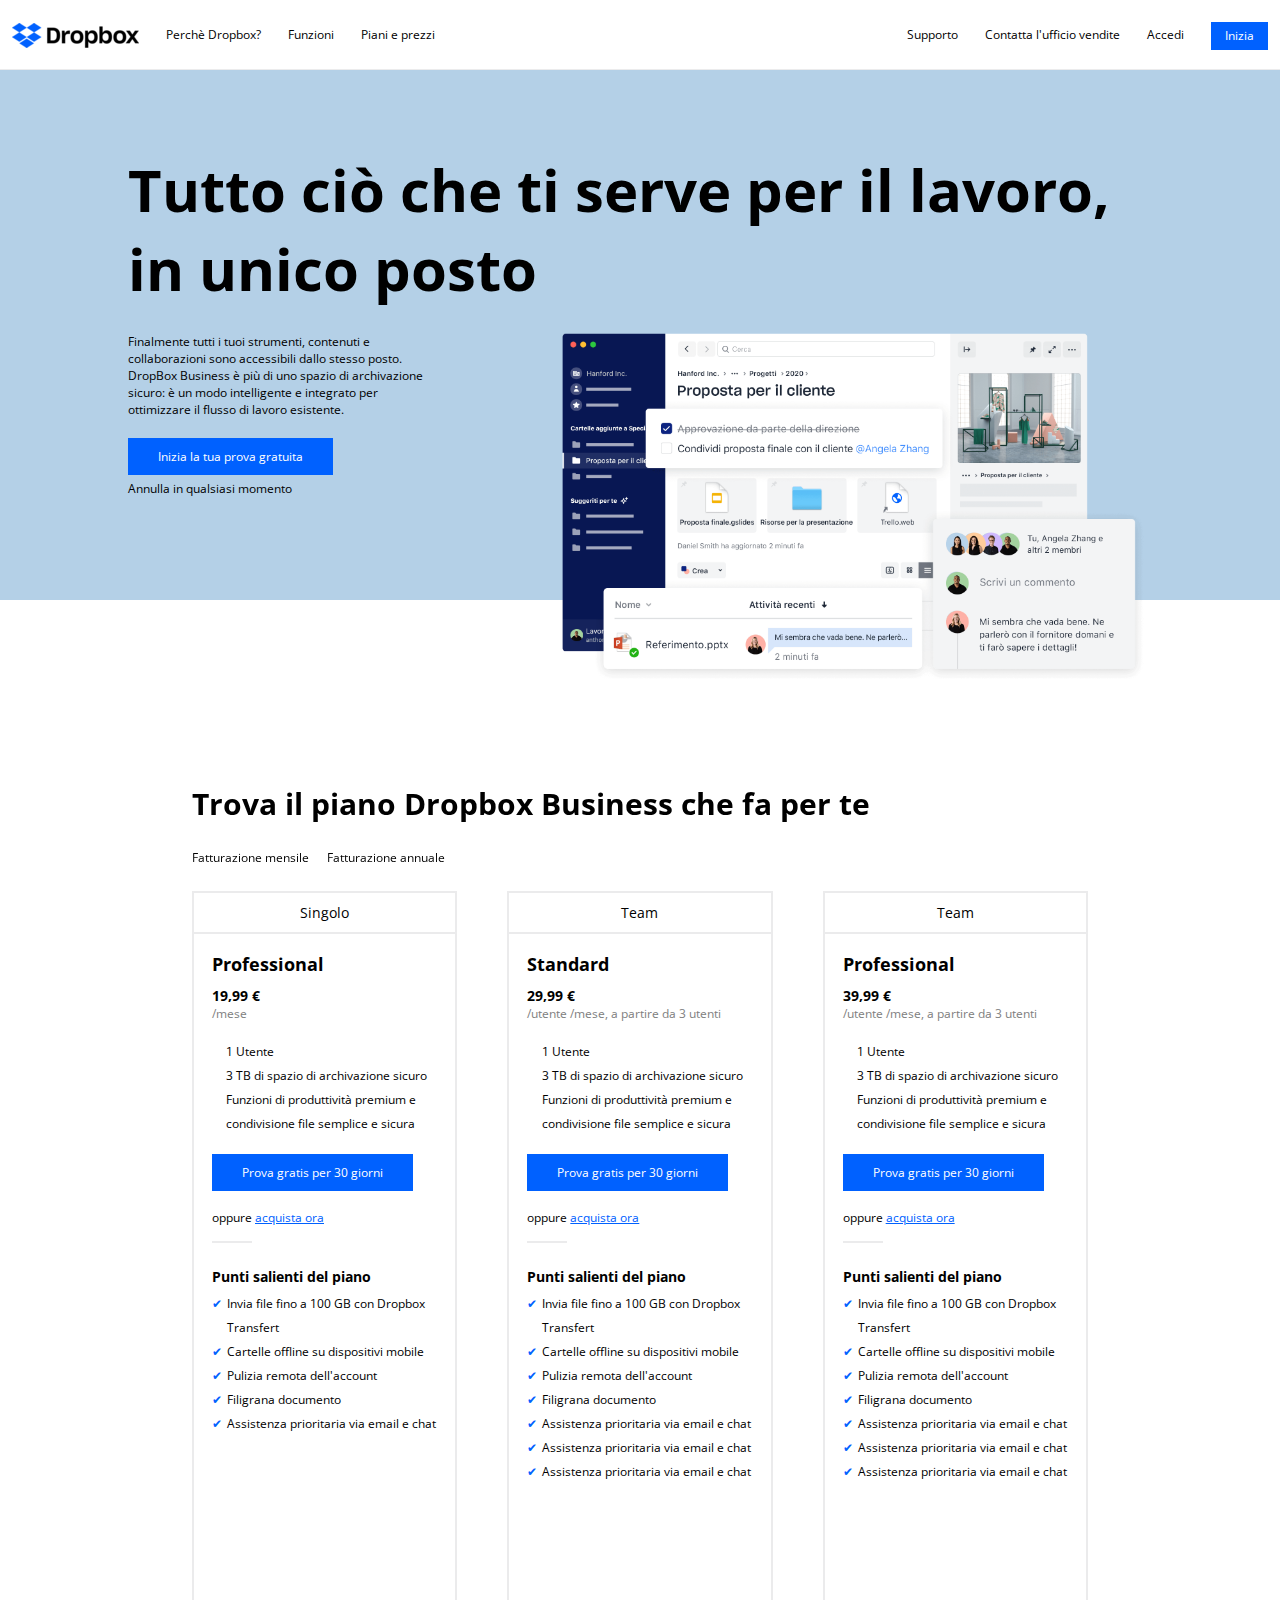
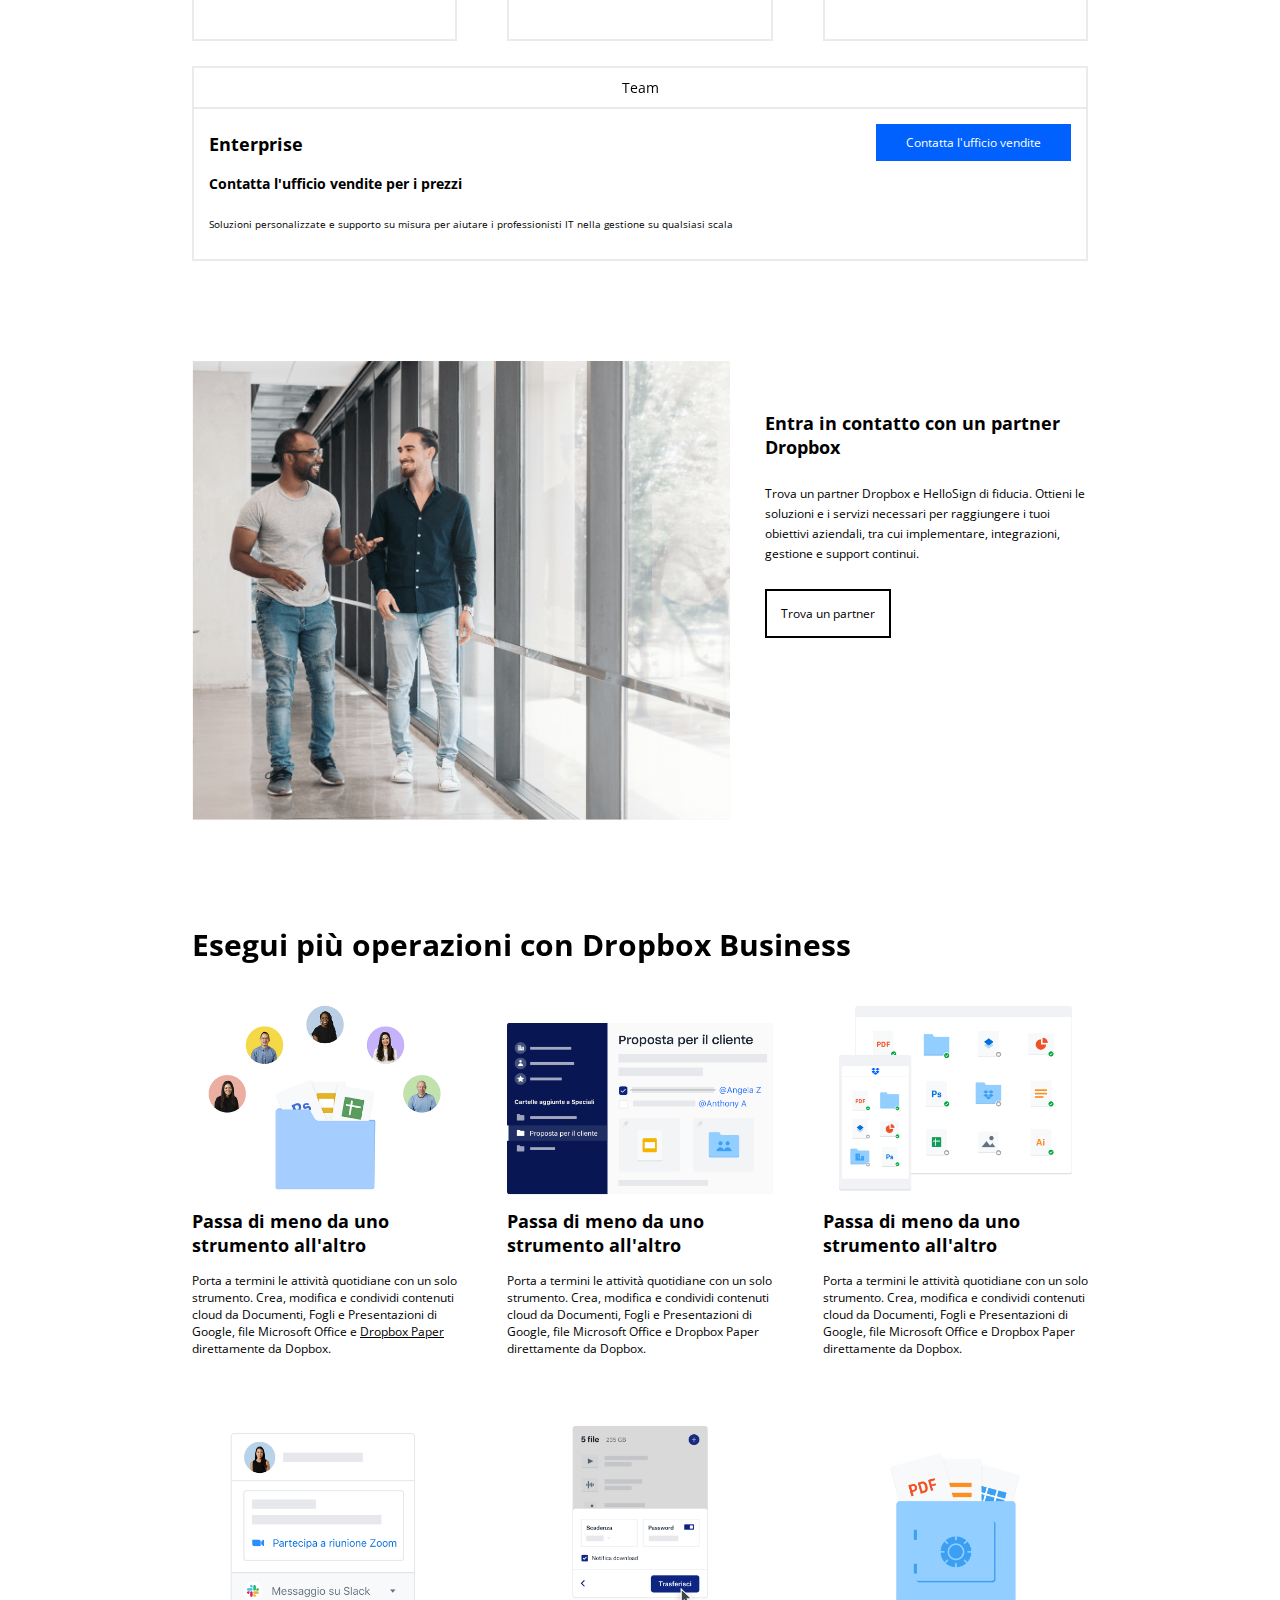
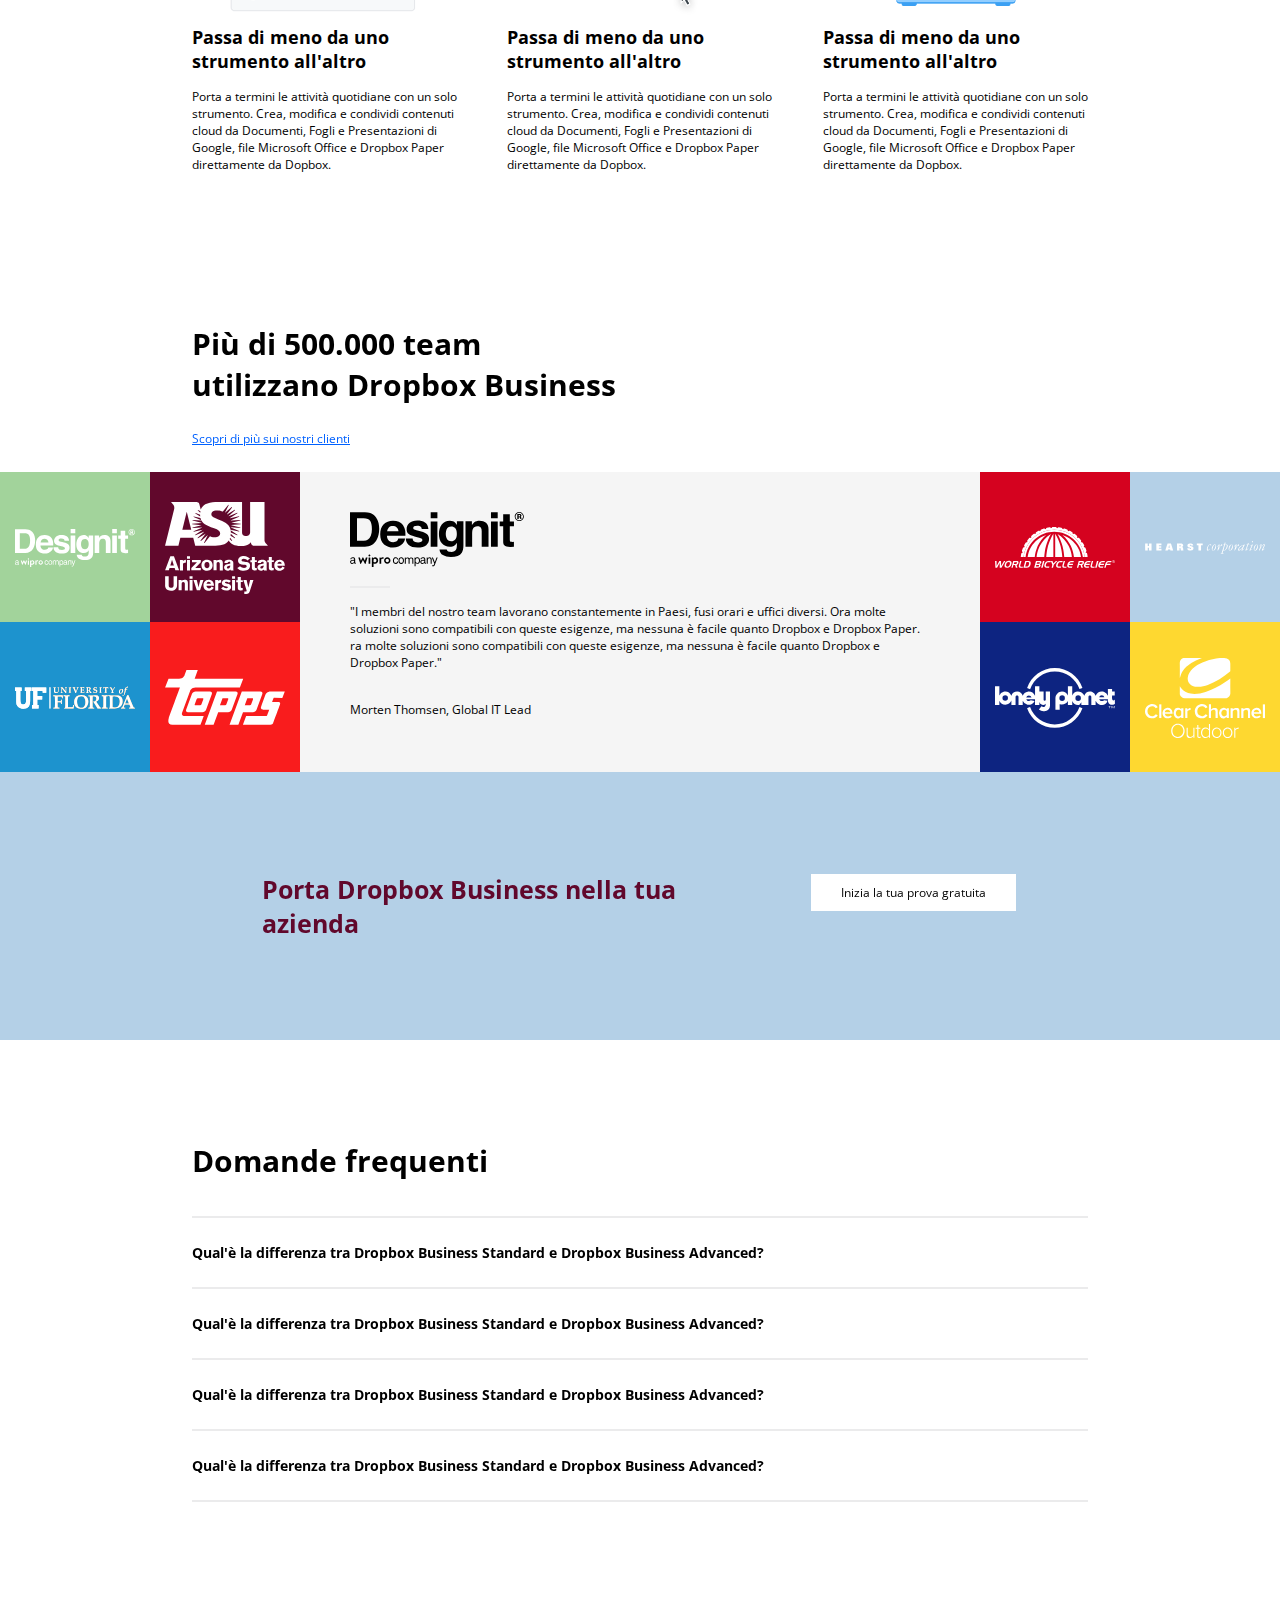
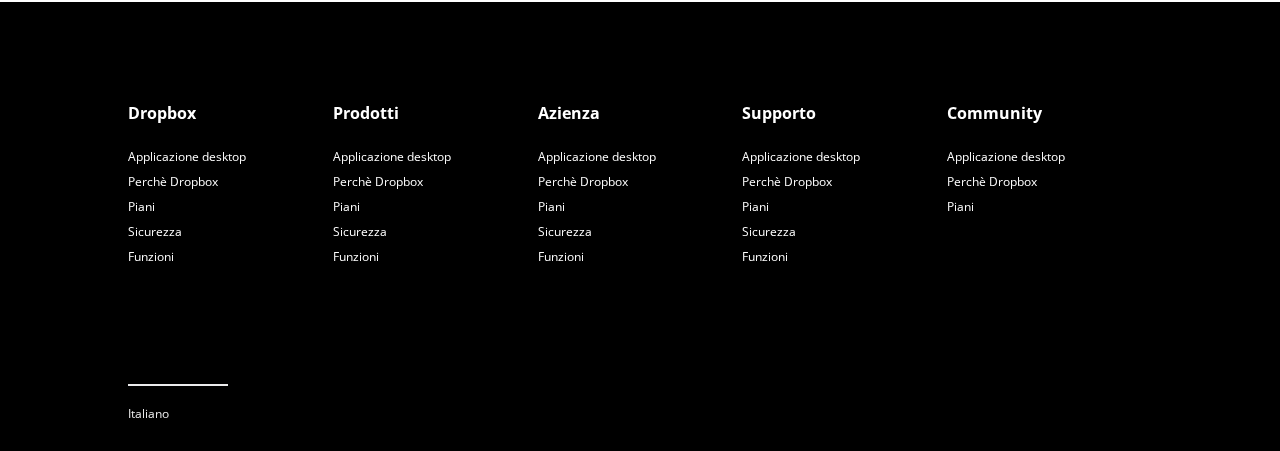
<file: index.html>
<!DOCTYPE html>
<html lang="en">
  <head>
    <meta charset="UTF-8" />
    <meta http-equiv="X-UA-Compatible" content="IE=edge" />
    <meta name="viewport" content="width=device-width, initial-scale=1.0" />
    <link rel="preconnect" href="https://fonts.googleapis.com">
    <link rel="preconnect" href="https://fonts.gstatic.com" crossorigin>
    <link href="https://fonts.googleapis.com/css2?family=Open+Sans:wght@600;700;800&display=swap" rel="stylesheet">
    <link rel="stylesheet" href="https://cdnjs.cloudflare.com/ajax/libs/font-awesome/6.0.0-beta2/css/all.min.css" integrity="sha512-YWzhKL2whUzgiheMoBFwW8CKV4qpHQAEuvilg9FAn5VJUDwKZZxkJNuGM4XkWuk94WCrrwslk8yWNGmY1EduTA==" crossorigin="anonymous" referrerpolicy="no-referrer" />   
    <link rel="stylesheet" href="css/style.css" />
    <title>Document</title>
  </head>

  <body>

    <header class="clearfix">

      <div class="left-header">
        <ul>
          <li>
            <a id="logo" href="#"><img src="img/logo-small.png" alt="Logo" /></a>
          </li>
          <li><a href="#">Perchè Dropbox?</a></li>
          <li><a href="#">Funzioni</a></li>
          <li><a href="#">Piani e prezzi</a></li>
        </ul>
      </div>

      <div class="right-header">
        <ul>
          <li><a href="#">Supporto</a></li>
          <li><a href="#">Contatta l'ufficio vendite</a></li>
          <li><a href="#">Accedi</a></li>
          <li><a class="btn blue" href="#">Inizia</a></li>
        </ul>
      </div>

    </header>

    <section class="jumbotron">
      <div class="container-big">
        <h1>Tutto ciò che ti serve per il lavoro, in unico posto</h1>
        <div class="clearfix">
          <div class="text-jumbotron">
            <p>Finalmente tutti i tuoi strumenti, contenuti e collaborazioni sono accessibili dallo stesso posto. DropBox Business è più di uno spazio di archivazione sicuro: è un modo intelligente e integrato per ottimizzare il flusso di lavoro esistente.</p>
            <a class="btn blue big" href="#">Inizia la tua prova gratuita</a> <br>
            <p>Annulla in qualsiasi momento</p> 
            <a href="
            #anchor"><i class="fas fa-arrow-down fa-2x"></i></a>
          </div>
          <div class="img-jumbotron">
            <img src="img/jumbo.png" alt="proposta per il cliente">
          </div>
        </div>
      </div>
    </section>

    <main>

      <!-- SECTION ONE  -->
      <section>
        <div id="anchor" class="container-small">

          <!-- header section one  -->
          <h2>Trova il piano Dropbox Business che fa per te</h2>
          <span><i class="fas fa-dot-circle"></i> Fatturazione mensile</span>
          <span><i class="far fa-circle"></i> Fatturazione annuale</span>

          <!-- main section one  -->
          <div class="clearfix">

            <!-- LEFT  -->
            <div class="column left">

              <p class="icon-text-center"><i class="far fa-user"></i></i> Singolo</p>

              <div class="container-column">

                <h3>Professional</h3>

                <span class="euro">19,99</span><br>
                <span class="grey">/mese</span>

                <ul class="custom_list">
                  <li class="user">1 Utente</li>
                  <li class="folder">3 TB di spazio di archivazione sicuro</li>
                  <li class="pencil">Funzioni di produttività premium e condivisione file semplice e sicura</li>
                </ul>

                <a class="btn blue big" href="#">Prova gratis per 30 giorni</a> <br>
                <span>oppure <a href="#">acquista ora</a></span>

                <div class="line"></div>

                <ul class="custom_list">
                  <li><h4>Punti salienti del piano</h4></li>
                  <li class="check">Invia file fino a 100 GB con Dropbox Transfert</li>
                  <li class="check">Cartelle offline su dispositivi mobile</li>
                  <li class="check">Pulizia remota dell'account</li>
                  <li class="check">Filigrana documento</li>
                  <li class="check">Assistenza prioritaria via email e chat</li>
                </ul>


              </div>
            </div>

             <!-- CENTER  -->
            <div class="column center">

              <p class="icon-text-center"><i class="far fa-building"></i> Team</p>
              <div class="container-column">

                <h3>Standard</h3>

                <span class="euro">29,99</span><br>
                <span class="grey">/utente /mese, a partire da 3 utenti</span>

                <ul class="custom_list">
                  <li class="user">1 Utente</li>
                  <li class="folder">3 TB di spazio di archivazione sicuro</li>
                  <li class="smile">Funzioni di produttività premium e condivisione file semplice e sicura</li>
                </ul>

                <a class="btn blue big" href="#">Prova gratis per 30 giorni</a> <br>
                <span>oppure <a href="#">acquista ora</a></span>

                <div class="line"></div>

                <ul class="custom_list">
                  <li><h4>Punti salienti del piano</h4></li>
                  <li class="check">Invia file fino a 100 GB con Dropbox Transfert</li>
                  <li class="check">Cartelle offline su dispositivi mobile</li>
                  <li class="check">Pulizia remota dell'account</li>
                  <li class="check">Filigrana documento</li>
                  <li class="check">Assistenza prioritaria via email e chat</li>
                  <li class="check">Assistenza prioritaria via email e chat</li>
                  <li class="check">Assistenza prioritaria via email e chat</li>
                </ul>

              </div>
            </div>
            
             <!-- RIGHT  -->
            <div class="column right">

              <p class="icon-text-center"><i class="far fa-building"></i> Team</p>
              <div class="container-column">

                <h3>Professional</h3>

                <span class="euro">39,99</span><br>
                <span class="grey">/utente /mese, a partire da 3 utenti</span>

                <ul class="custom_list">
                  <li class="smile">1 Utente</li>
                  <li class="folder">3 TB di spazio di archivazione sicuro</li>
                  <li class="pencil">Funzioni di produttività premium e condivisione file semplice e sicura</li>
                </ul>
                <a class="btn blue big" href="#">Prova gratis per 30 giorni</a> <br>
                <span>oppure <a href="#">acquista ora</a></span>

                <div class="line"></div>

                <ul class="custom_list">
                  <li><h4>Punti salienti del piano</h4></li>
                  <li class="check">Invia file fino a 100 GB con Dropbox Transfert</li>
                  <li class="check">Cartelle offline su dispositivi mobile</li>
                  <li class="check">Pulizia remota dell'account</li>
                  <li class="check">Filigrana documento</li>
                  <li class="check">Assistenza prioritaria via email e chat</li>
                  <li class="check">Assistenza prioritaria via email e chat</li>
                  <li class="check">Assistenza prioritaria via email e chat</li>
                </ul>

              </div>
            </div>
          </div>

          <!-- footer section one  -->
          <div class="sectionone-bottom">
            <p class="icon-text-center"><i class="far fa-building"></i> Team</p>

            <div class="clearfix">
              <div>
                <h3>Enterprise</h3>
                <h4>Contatta l'ufficio vendite per i prezzi</h4>
                <p>
                  Soluzioni personalizzate e supporto su misura per aiutare i professionisti IT nella gestione su qualsiasi scala
                </p>
              </div>
              <div>
                <a class="btn blue big" href="#">Contatta l'ufficio vendite</a>
              </div>
            </div>
          </div>

        </div>
      </section>

      <!-- SECTION TWO  -->
      <section>

        <div class="container-small clearfix">

          <div class="img-left">
            <img src="img/partner.png" alt="two men">
          </div>

          <div class="text-right">
            <h3>Entra in contatto con un partner Dropbox</h3>
            <p>Trova un partner Dropbox e HelloSign di fiducia. Ottieni le soluzioni e i servizi necessari per raggiungere i tuoi obiettivi aziendali, tra cui implementare, integrazioni, gestione e support continui.</p>
            <a class="btn white" href="#">Trova un partner</a>
          </div>

        </div>

      </section>

      <!-- SECTION THREE  -->
      <section>
        <div class="container-small">

          <h2>Esegui più operazioni con Dropbox Business</h2>
          
          <div class="clerarfix">

            <div class="column right">

              <!-- fisrt row -->
              <img src="img/business-feature-switching-tools.png" alt="business-feature-switching">
              <h3>Passa di meno da uno strumento all'altro</h3>
              <p>
                Porta a termini le attività quotidiane con un solo strumento. Crea, modifica e condividi contenuti cloud da Documenti, Fogli e Presentazioni di Google, file Microsoft Office e <u>Dropbox Paper</u> direttamente da Dopbox.
              </p>

              <!-- second row -->
              <img src="img/business-feature-integrations-it.png" alt="business-feature-integrations">
              <h3>Passa di meno da uno strumento all'altro</h3>
              <p>
                Porta a termini le attività quotidiane con un solo strumento. Crea, modifica e condividi contenuti cloud da Documenti, Fogli e Presentazioni di Google, file Microsoft Office e Dropbox Paper direttamente da Dopbox.
              </p>
            </div>

            <div class="column center">
              <img src="img/business-feature-coordinate-it.png" alt="business-feature-switching">
              <h3>Passa di meno da uno strumento all'altro</h3>
              <p>
                Porta a termini le attività quotidiane con un solo strumento. Crea, modifica e condividi contenuti cloud da Documenti, Fogli e Presentazioni di Google, file Microsoft Office e Dropbox Paper direttamente da Dopbox.
              </p>

              <!-- second row  -->
              <img src="img/business-feature-send-files-it.png" alt="business-feature-send-files">
              <h3>Passa di meno da uno strumento all'altro</h3>
              <p>
                Porta a termini le attività quotidiane con un solo strumento. Crea, modifica e condividi contenuti cloud da Documenti, Fogli e Presentazioni di Google, file Microsoft Office e Dropbox Paper direttamente da Dopbox.
              </p>
            </div>

            <div class="column left">

              <!-- first row  -->
              <img src="img/business-feature-multi-device.png" alt="business-feature-multi-device">
              <h3>Passa di meno da uno strumento all'altro</h3>
              <p>
                Porta a termini le attività quotidiane con un solo strumento. Crea, modifica e condividi contenuti cloud da Documenti, Fogli e Presentazioni di Google, file Microsoft Office e Dropbox Paper direttamente da Dopbox.
              </p>

              <!-- second row -->
              <img src="img/business-feature-security.png" alt="business-feature-security">
              <h3>Passa di meno da uno strumento all'altro</h3>
              <p>
                Porta a termini le attività quotidiane con un solo strumento. Crea, modifica e condividi contenuti cloud da Documenti, Fogli e Presentazioni di Google, file Microsoft Office e Dropbox Paper direttamente da Dopbox.
              </p>
            </div>

          </div>

        </div>
      </section>

      <!-- SECTION FOUR  -->
      <section>

        <!-- header section four -->
        <div class="container-small">
          <h2>Più di 500.000 team <br> utilizzano Dropbox Business</h2>
          <a href="#">Scopri di più sui nostri clienti</a>
        </div>

        <!-- main section four layout with clearfix -->
        <div class="main-section-four clearfix">

          <div class="aside-left">
            <div>
              <img src="img/designit.svg" alt="designit">
            </div>
            <div>
              <img src="img/arizona_state_university.svg" alt="arizona_state_university">
            </div>
            <div>
              <img src="img/university_of_florida.svg" alt="university_of_florida">
            </div>
            <div>
              <img src="img/topps.svg" alt="topps.svg">
            </div>
          </div>

          <div class="section-center">
            <img src="img/designit.svg" alt="designit">
            <div class="line"></div>
            <p>"I membri del nostro team lavorano constantemente in Paesi, fusi orari e uffici diversi. Ora molte soluzioni sono compatibili con queste esigenze, ma nessuna è facile quanto Dropbox e Dropbox Paper. ra molte soluzioni sono compatibili con queste esigenze, ma nessuna è facile quanto Dropbox e Dropbox Paper."</p>
            <p>Morten Thomsen, Global IT Lead</p>
          </div>
          
          <div class="aside-right">
            <div>
              <img src="img/world_bicycle_relief.svg" alt="world_bicycle_relief.svg">
            </div>
            <div>
              <img src="img/hearst_corp.svg" alt="hearst_corp">
            </div>
            <div>
              <img src="img/lonely_planet.svg" alt="lonely_planet.svg">
            </div>
            <div>
              <img src="img/clear_channel.svg" alt="clear_channel">
            </div>
          </div>

        </div>

        <!-- footer section four -->
        <div class="bottom-section-four clearfix">
          <h3>Porta Dropbox Business nella tua azienda</h3>
          <a class="btn white big" href="#">Inizia la tua prova gratuita</a>
        </div>

      </section>

      <!-- SECTION FIVE  -->
      <section>
        <div class="container-small">
          <h2>Domande frequenti</h2>
          <div>
            <p>Qual'è la differenza tra Dropbox Business Standard e Dropbox Business Advanced?<a href="#"><i class="fas fa-chevron-down"></i></a></p>
          </div>
          <div>
            <p>Qual'è la differenza tra Dropbox Business Standard e Dropbox Business Advanced?<a href="#"><i class="fas fa-chevron-down"></i></a></p>
          </div>
          <div>
            <p>Qual'è la differenza tra Dropbox Business Standard e Dropbox Business Advanced?<a href="#"><i class="fas fa-chevron-down"></i></a></p>
          </div>
          <div>
            <p>Qual'è la differenza tra Dropbox Business Standard e Dropbox Business Advanced?<a href="#"><i class="fas fa-chevron-down"></i></a></p>
          </div>
      </div>
      </section>

    </main>

    <footer>
      <div class="container-big">

        <div class="clearfix">

          <div>
            <ul>
              <li>Dropbox</li>
              <li><a href="#">Applicazione desktop</a></li>
              <li><a href="#">Perchè Dropbox</a></li>
              <li><a href="#">Piani</a></li>
              <li><a href="#">Sicurezza</a></li>
              <li><a href="#">Funzioni</a></li>        
            </ul>
          </div>

          <div>
            <ul>
              <li>Prodotti</li>
              <li><a href="#">Applicazione desktop</a></li>
              <li><a href="#">Perchè Dropbox</a></li>
              <li><a href="#">Piani</a></li>
              <li><a href="#">Sicurezza</a></li>
              <li><a href="#">Funzioni</a></li>        
            </ul>
          </div>

          <div>
            <ul>
              <li>Azienza</li>
              <li><a href="#">Applicazione desktop</a></li>
              <li><a href="#">Perchè Dropbox</a></li>
              <li><a href="#">Piani</a></li>
              <li><a href="#">Sicurezza</a></li>
              <li><a href="#">Funzioni</a></li>        
            </ul>
          </div>

          <div>
            <ul>
              <li>Supporto</li>
              <li><a href="#">Applicazione desktop</a></li>
              <li><a href="#">Perchè Dropbox</a></li>
              <li><a href="#">Piani</a></li>
              <li><a href="#">Sicurezza</a></li>
              <li><a href="#">Funzioni</a></li>        
            </ul>
          </div>

          <div>
            <ul>
              <li>Community</li>
              <li><a href="#">Applicazione desktop</a></li>
              <li><a href="#">Perchè Dropbox</a></li>
              <li><a href="#">Piani</a></li> 
            </ul>
          </div>

        </div>

        <div class="line"></div>
        <span><i class="fas fa-globe-americas"></i> Italiano <a href="#"><i class="fas fa-caret-up"></i></a></span>

      </div>
    </footer>
    
  </body>
</html>
</file>
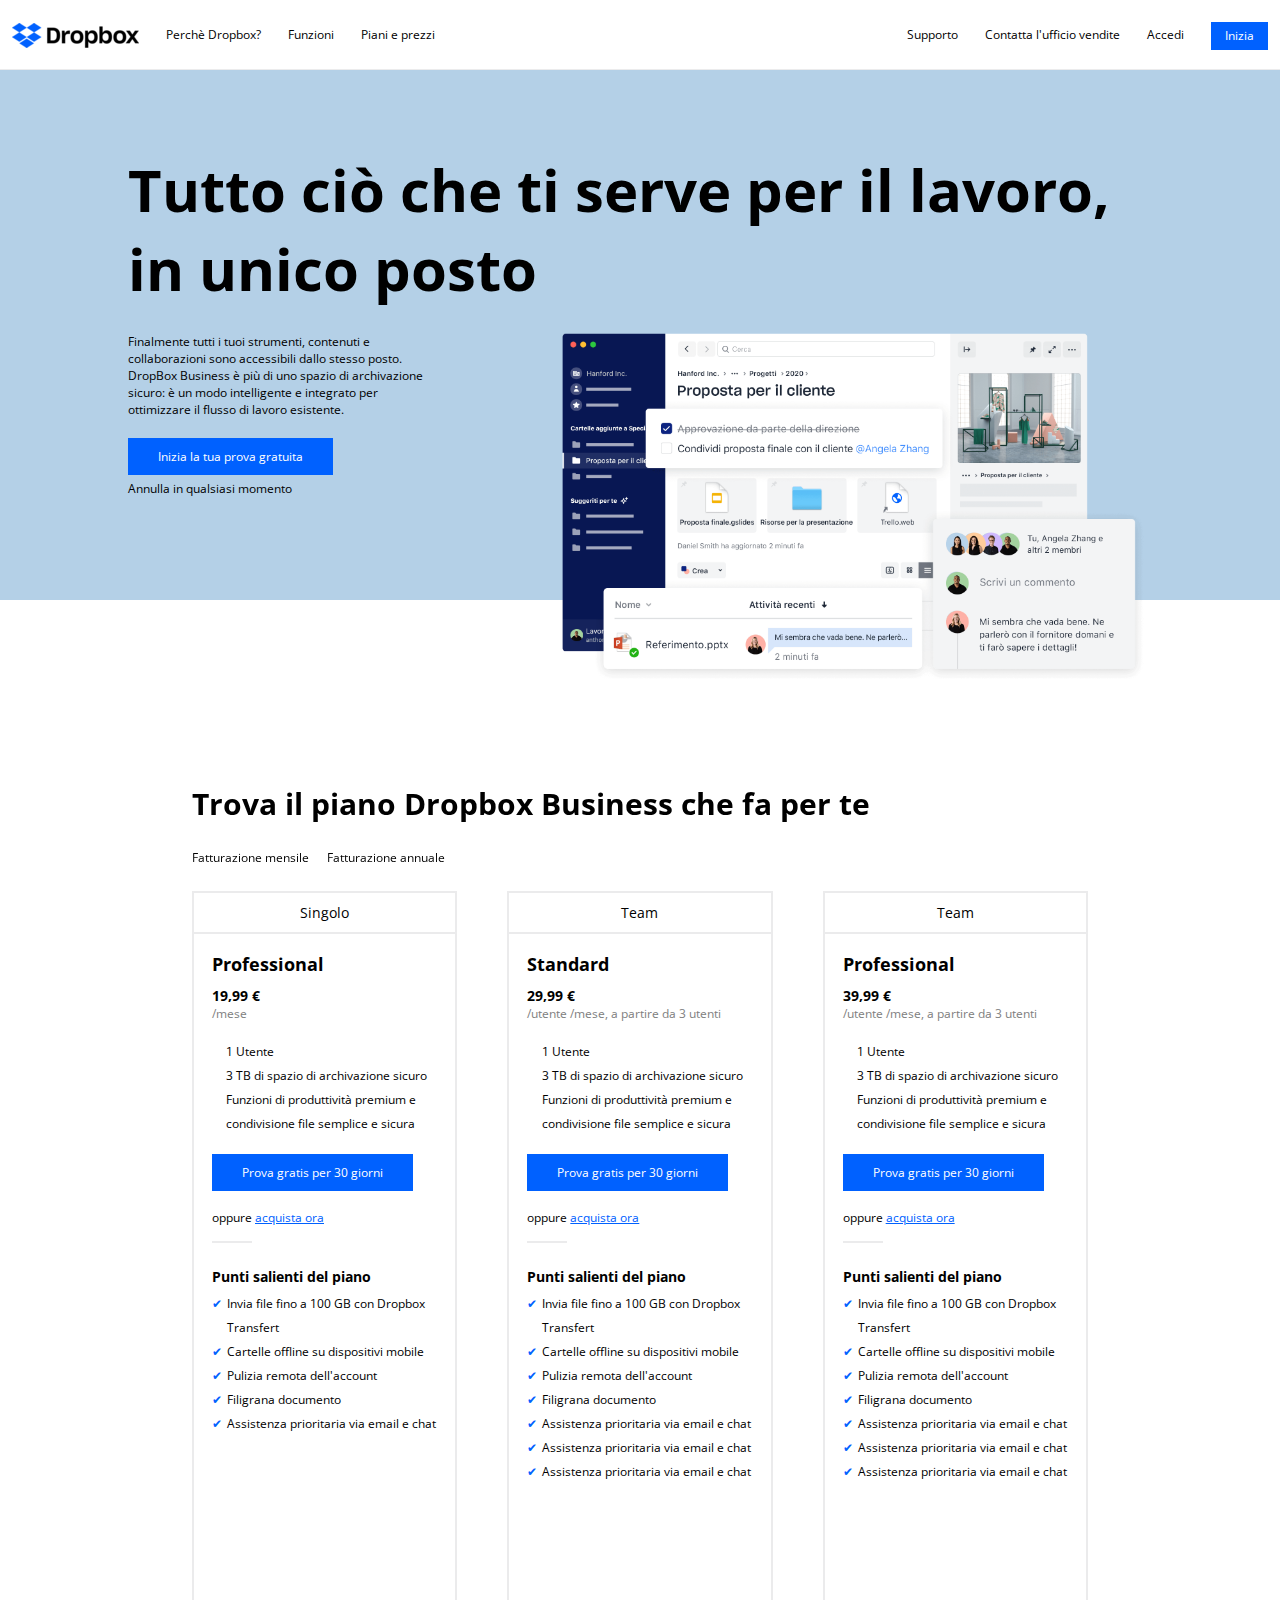
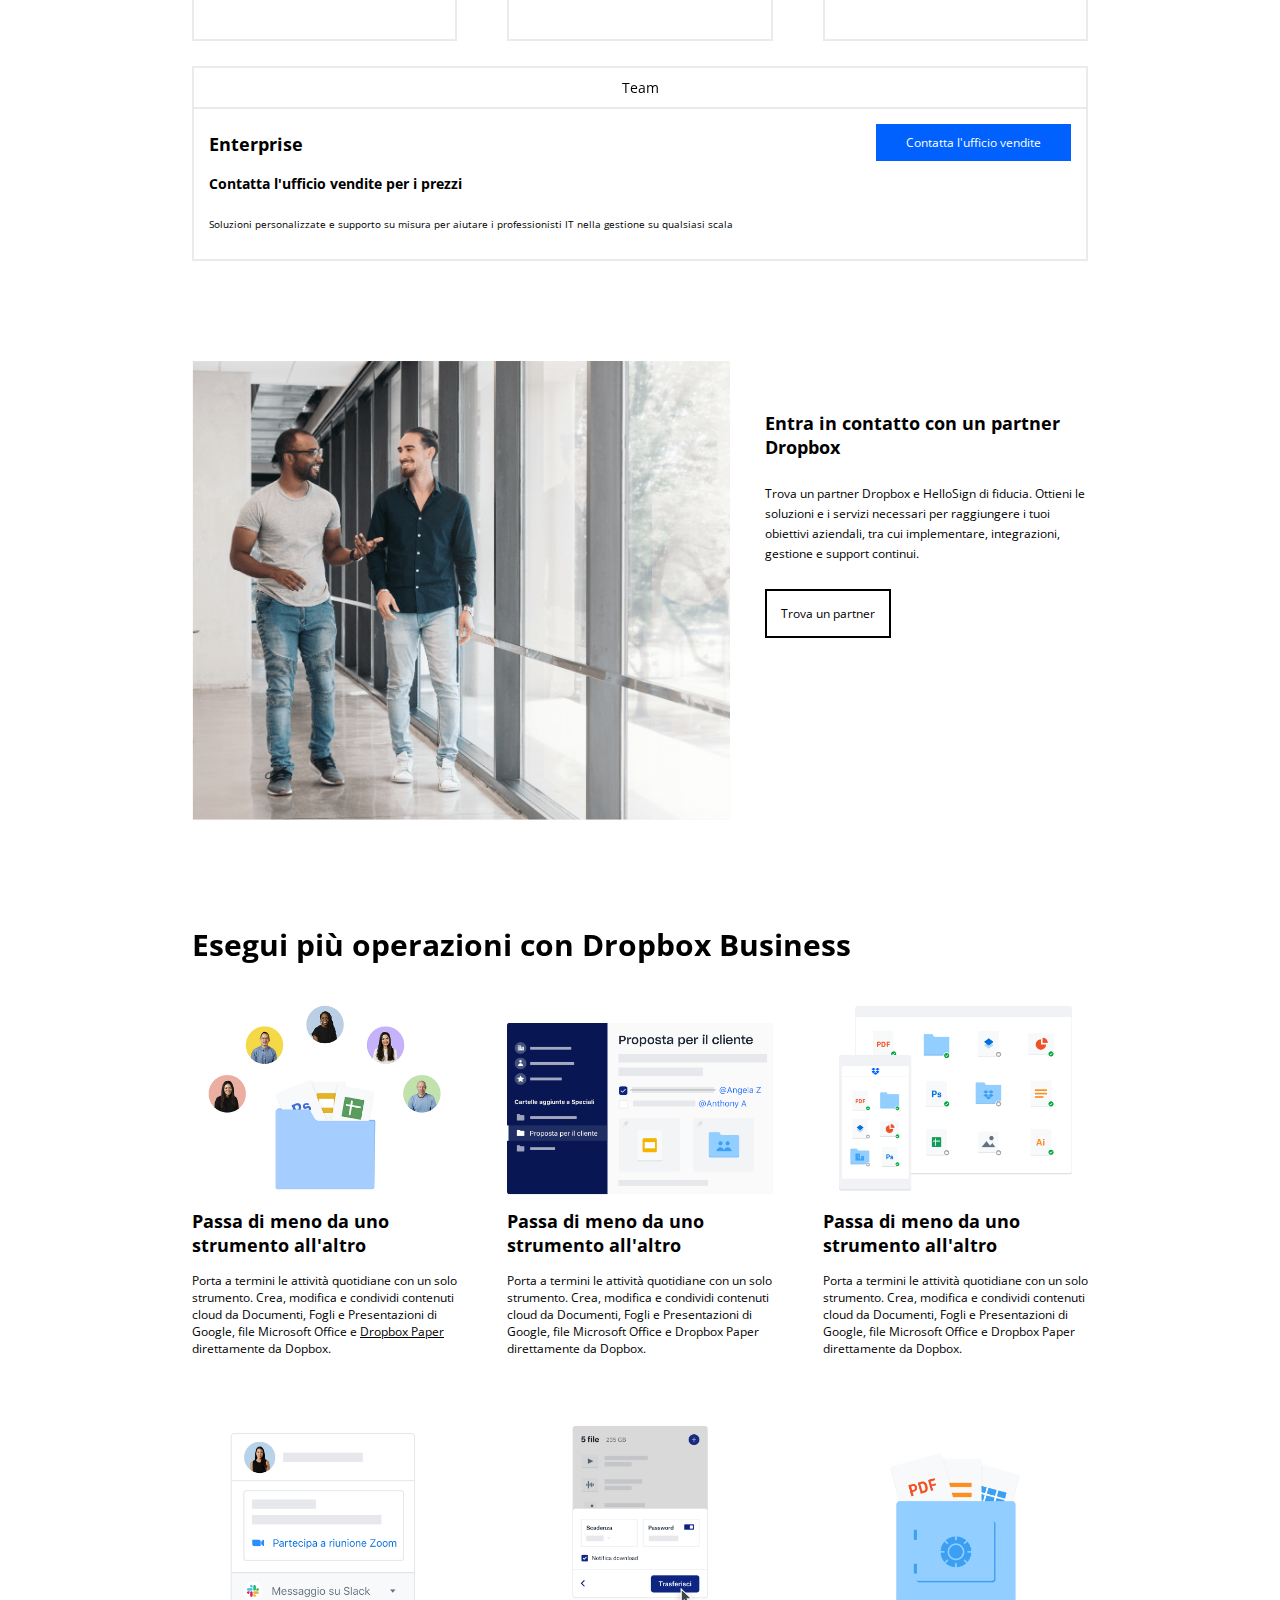
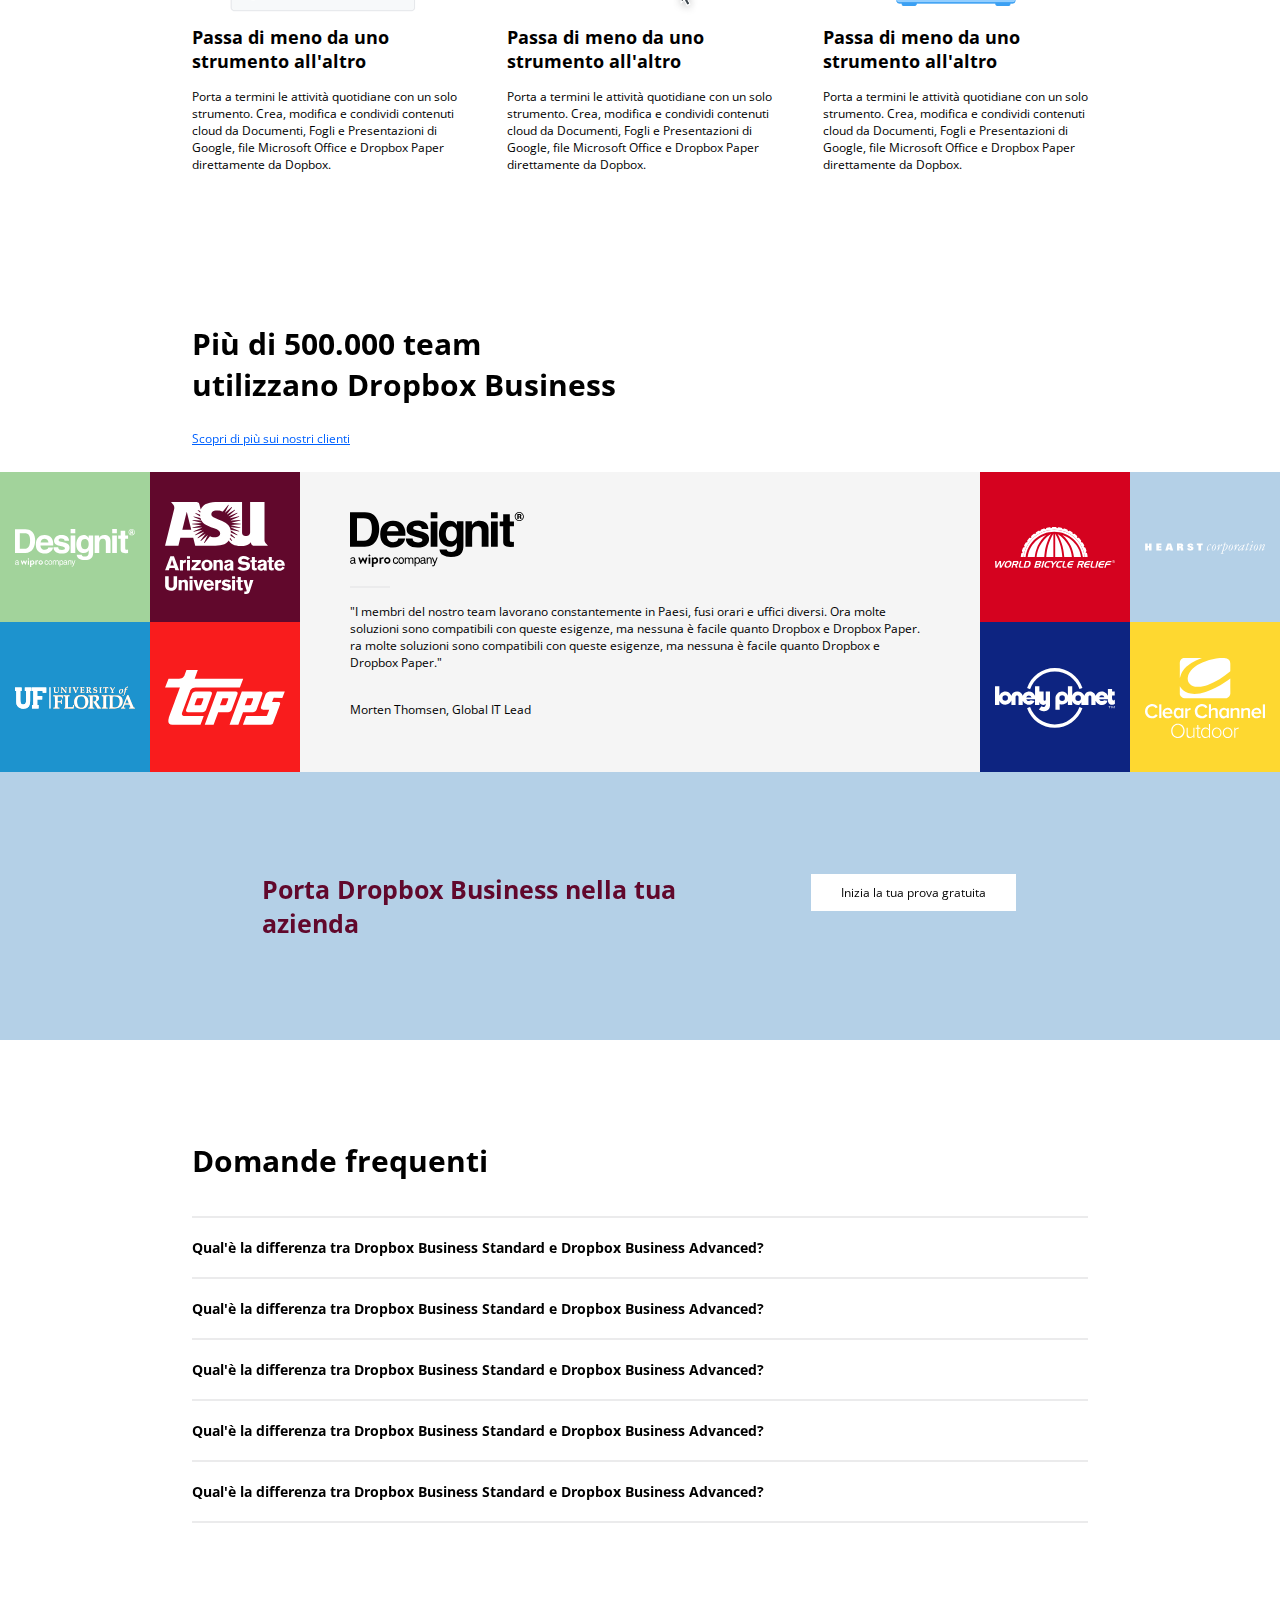
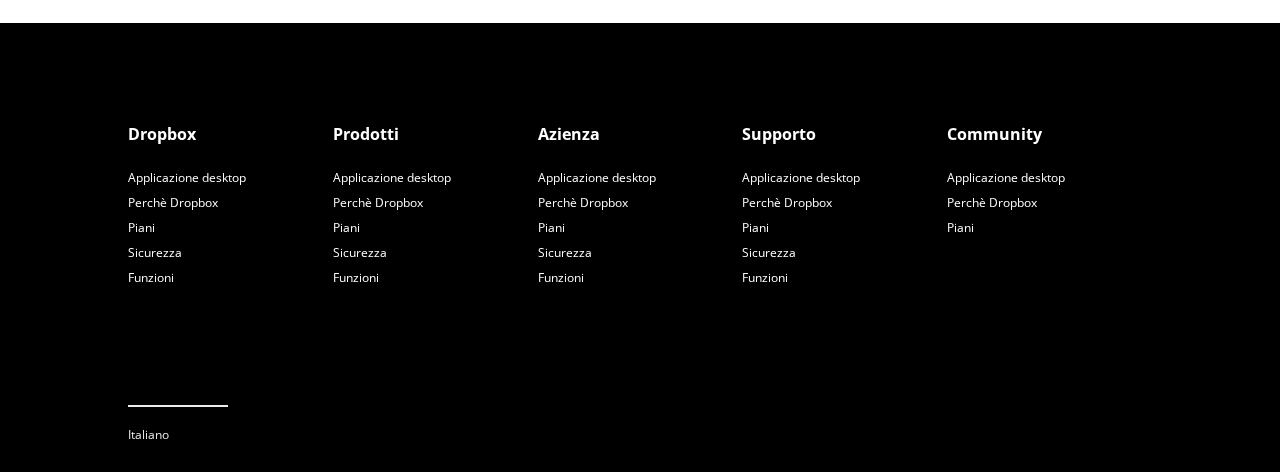
<file: Bonus/index.html>
<!DOCTYPE html>
<html lang="en">
  <head>
    <meta charset="UTF-8" />
    <meta http-equiv="X-UA-Compatible" content="IE=edge" />
    <meta name="viewport" content="width=device-width, initial-scale=1.0" />
    <link rel="preconnect" href="https://fonts.googleapis.com">
    <link rel="preconnect" href="https://fonts.gstatic.com" crossorigin>
    <link href="https://fonts.googleapis.com/css2?family=Open+Sans:wght@600;700;800&display=swap" rel="stylesheet">
    <link rel="stylesheet" href="https://cdnjs.cloudflare.com/ajax/libs/font-awesome/6.0.0-beta2/css/all.min.css" integrity="sha512-YWzhKL2whUzgiheMoBFwW8CKV4qpHQAEuvilg9FAn5VJUDwKZZxkJNuGM4XkWuk94WCrrwslk8yWNGmY1EduTA==" crossorigin="anonymous" referrerpolicy="no-referrer" />   
    <link rel="stylesheet" href="css/style.css" />
    <title>Document</title>
  </head>

  <body>

    <header class="clearfix">

      <div class="left-header">
        <ul>
          <li>
            <a id="logo" href="#"><img src="img/logo-small.png" alt="Logo" /></a>
          </li>
          <li><a href="#">Perchè Dropbox?</a></li>
          <li><a href="#">Funzioni</a></li>
          <li><a href="#">Piani e prezzi</a></li>
        </ul>
      </div>
      
      <div class="right-header">
        <ul>
          <!-- BONUS 2 -->
          <li id="supporto"><a href="#">Supporto</a>
            <div class="sub-menu">
              <ul>
                <li><a href="#">Centro assistenza</a></li>
                <li><a href="#">Forum della Community</a></li>
              </ul>
            </div> 
          </li>
          <!-- /BONUS2 -->
          <li><a href="#">Contatta l'ufficio vendite</a></li>
          <li><a href="#">Accedi</a></li>
          <li><a class="btn blue" href="#">Inizia</a></li>
        </ul>
      </div>

    </header>

    <section class="jumbotron">
      <div class="container-big">
        <h1>Tutto ciò che ti serve per il lavoro, in unico posto</h1>
        <div class="clearfix">
          <div class="text-jumbotron">
            <p>Finalmente tutti i tuoi strumenti, contenuti e collaborazioni sono accessibili dallo stesso posto. DropBox Business è più di uno spazio di archivazione sicuro: è un modo intelligente e integrato per ottimizzare il flusso di lavoro esistente.</p>
            <a class="btn blue big" href="#">Inizia la tua prova gratuita</a> <br>
            <p>Annulla in qualsiasi momento</p> 
            <a href="
            #anchor"><i class="fas fa-arrow-down fa-2x"></i></a>
          </div>
          <div class="img-jumbotron">
            <img src="img/jumbo.png" alt="proposta per il cliente">
          </div>
        </div>
      </div>
    </section>

    <main>

      <!-- SECTION ONE  -->
      <section>
        <div id="anchor" class="container-small">

          <!-- header section one  -->
          <h2>Trova il piano Dropbox Business che fa per te</h2>
          <span><i class="fas fa-dot-circle"></i> Fatturazione mensile</span>
          <span><i class="far fa-circle"></i> Fatturazione annuale</span>

          <!-- main section one  -->
          <div class="clearfix">

            <!-- LEFT  -->
            <div class="column left">

              <p class="icon-text-center"><i class="far fa-user"></i></i> Singolo</p>

              <div class="container-column">

                <h3>Professional</h3>

                <span class="euro">19,99</span><br>
                <span class="grey">/mese</span>

                <ul class="custom_list">
                  <li class="user">1 Utente</li>
                  <li class="folder">3 TB di spazio di archivazione sicuro</li>
                  <li class="pencil">Funzioni di produttività premium e condivisione file semplice e sicura</li>
                </ul>

                <a class="btn blue big" href="#">Prova gratis per 30 giorni</a> <br>
                <span>oppure <a href="#">acquista ora</a></span>

                <div class="line"></div>

                <ul class="custom_list">
                  <li><h4>Punti salienti del piano</h4></li>
                  <li class="check">Invia file fino a 100 GB con Dropbox Transfert</li>
                  <li class="check">Cartelle offline su dispositivi mobile</li>
                  <li class="check">Pulizia remota dell'account</li>
                  <li class="check">Filigrana documento</li>
                  <li class="check">Assistenza prioritaria via email e chat</li>
                </ul>


              </div>
            </div>

             <!-- CENTER  -->
            <div class="column center">

              <p class="icon-text-center"><i class="far fa-building"></i> Team</p>
              <div class="container-column">

                <h3>Standard</h3>

                <span class="euro">29,99</span><br>
                <span class="grey">/utente /mese, a partire da 3 utenti</span>

                <ul class="custom_list">
                  <li class="user">1 Utente</li>
                  <li class="folder">3 TB di spazio di archivazione sicuro</li>
                  <li class="smile">Funzioni di produttività premium e condivisione file semplice e sicura</li>
                </ul>

                <a class="btn blue big" href="#">Prova gratis per 30 giorni</a> <br>
                <span>oppure <a href="#">acquista ora</a></span>

                <div class="line"></div>

                <ul class="custom_list">
                  <li><h4>Punti salienti del piano</h4></li>
                  <li class="check">Invia file fino a 100 GB con Dropbox Transfert</li>
                  <li class="check">Cartelle offline su dispositivi mobile</li>
                  <li class="check">Pulizia remota dell'account</li>
                  <li class="check">Filigrana documento</li>
                  <li class="check">Assistenza prioritaria via email e chat</li>
                  <li class="check">Assistenza prioritaria via email e chat</li>
                  <li class="check">Assistenza prioritaria via email e chat</li>
                </ul>

              </div>
            </div>
            
             <!-- RIGHT  -->
            <div class="column right">

              <p class="icon-text-center"><i class="far fa-building"></i> Team</p>
              <div class="container-column">

                <h3>Professional</h3>

                <span class="euro">39,99</span><br>
                <span class="grey">/utente /mese, a partire da 3 utenti</span>

                <ul class="custom_list">
                  <li class="smile">1 Utente</li>
                  <li class="folder">3 TB di spazio di archivazione sicuro</li>
                  <li class="pencil">Funzioni di produttività premium e condivisione file semplice e sicura</li>
                </ul>
                <a class="btn blue big" href="#">Prova gratis per 30 giorni</a> <br>
                <span>oppure <a href="#">acquista ora</a></span>

                <div class="line"></div>

                <ul class="custom_list">
                  <li><h4>Punti salienti del piano</h4></li>
                  <li class="check">Invia file fino a 100 GB con Dropbox Transfert</li>
                  <li class="check">Cartelle offline su dispositivi mobile</li>
                  <li class="check">Pulizia remota dell'account</li>
                  <li class="check">Filigrana documento</li>
                  <li class="check">Assistenza prioritaria via email e chat</li>
                  <li class="check">Assistenza prioritaria via email e chat</li>
                  <li class="check">Assistenza prioritaria via email e chat</li>
                </ul>

              </div>
            </div>
          </div>

          <!-- footer section one  -->
          <div class="sectionone-bottom">
            <p class="icon-text-center"><i class="far fa-building"></i> Team</p>

            <div class="clearfix">
              <div>
                <h3>Enterprise</h3>
                <h4>Contatta l'ufficio vendite per i prezzi</h4>
                <p>
                  Soluzioni personalizzate e supporto su misura per aiutare i professionisti IT nella gestione su qualsiasi scala
                </p>
              </div>
              <div>
                <a class="btn blue big" href="#">Contatta l'ufficio vendite</a>
              </div>
            </div>
          </div>

        </div>
      </section>

      <!-- SECTION TWO  -->
      <section>

        <div class="container-small clearfix">

          <div class="img-left">
            <img src="img/partner.png" alt="two men">
          </div>

          <div class="text-right">
            <h3>Entra in contatto con un partner Dropbox</h3>
            <p>Trova un partner Dropbox e HelloSign di fiducia. Ottieni le soluzioni e i servizi necessari per raggiungere i tuoi obiettivi aziendali, tra cui implementare, integrazioni, gestione e support continui.</p>
            <a class="btn white" href="#">Trova un partner</a>
          </div>

        </div>

      </section>

      <!-- SECTION THREE  -->
      <section>
        <div class="container-small">

          <h2>Esegui più operazioni con Dropbox Business</h2>
          
          <div class="clerarfix">

            <div class="column right">

              <!-- fisrt row -->
              <img src="img/business-feature-switching-tools.png" alt="business-feature-switching">
              <h3>Passa di meno da uno strumento all'altro</h3>
              <p>
                Porta a termini le attività quotidiane con un solo strumento. Crea, modifica e condividi contenuti cloud da Documenti, Fogli e Presentazioni di Google, file Microsoft Office e <u>Dropbox Paper</u> direttamente da Dopbox.
              </p>

              <!-- second row -->
              <img src="img/business-feature-integrations-it.png" alt="business-feature-integrations">
              <h3>Passa di meno da uno strumento all'altro</h3>
              <p>
                Porta a termini le attività quotidiane con un solo strumento. Crea, modifica e condividi contenuti cloud da Documenti, Fogli e Presentazioni di Google, file Microsoft Office e Dropbox Paper direttamente da Dopbox.
              </p>
            </div>

            <div class="column center">
              <img src="img/business-feature-coordinate-it.png" alt="business-feature-switching">
              <h3>Passa di meno da uno strumento all'altro</h3>
              <p>
                Porta a termini le attività quotidiane con un solo strumento. Crea, modifica e condividi contenuti cloud da Documenti, Fogli e Presentazioni di Google, file Microsoft Office e Dropbox Paper direttamente da Dopbox.
              </p>

              <!-- second row  -->
              <img src="img/business-feature-send-files-it.png" alt="business-feature-send-files">
              <h3>Passa di meno da uno strumento all'altro</h3>
              <p>
                Porta a termini le attività quotidiane con un solo strumento. Crea, modifica e condividi contenuti cloud da Documenti, Fogli e Presentazioni di Google, file Microsoft Office e Dropbox Paper direttamente da Dopbox.
              </p>
            </div>

            <div class="column left">

              <!-- first row  -->
              <img src="img/business-feature-multi-device.png" alt="business-feature-multi-device">
              <h3>Passa di meno da uno strumento all'altro</h3>
              <p>
                Porta a termini le attività quotidiane con un solo strumento. Crea, modifica e condividi contenuti cloud da Documenti, Fogli e Presentazioni di Google, file Microsoft Office e Dropbox Paper direttamente da Dopbox.
              </p>

              <!-- second row -->
              <img src="img/business-feature-security.png" alt="business-feature-security">
              <h3>Passa di meno da uno strumento all'altro</h3>
              <p>
                Porta a termini le attività quotidiane con un solo strumento. Crea, modifica e condividi contenuti cloud da Documenti, Fogli e Presentazioni di Google, file Microsoft Office e Dropbox Paper direttamente da Dopbox.
              </p>
            </div>

          </div>

        </div>
      </section>

      <!-- SECTION FOUR  -->
      <section>

        <!-- header section four -->
        <div class="container-small">
          <h2>Più di 500.000 team <br> utilizzano Dropbox Business</h2>
          <a href="#">Scopri di più sui nostri clienti</a>
        </div>

        <!-- main section four layout with clearfix -->
        <div class="main-section-four clearfix">

          <div class="aside-left">
            <div>
              <img src="img/designit.svg" alt="designit">
            </div>
            <div>
              <img src="img/arizona_state_university.svg" alt="arizona_state_university">
            </div>
            <div>
              <img src="img/university_of_florida.svg" alt="university_of_florida">
            </div>
            <div>
              <img src="img/topps.svg" alt="topps.svg">
            </div>
          </div>

          <div class="section-center">
            <img src="img/designit.svg" alt="designit">
            <div class="line"></div>
            <p>"I membri del nostro team lavorano constantemente in Paesi, fusi orari e uffici diversi. Ora molte soluzioni sono compatibili con queste esigenze, ma nessuna è facile quanto Dropbox e Dropbox Paper. ra molte soluzioni sono compatibili con queste esigenze, ma nessuna è facile quanto Dropbox e Dropbox Paper."</p>
            <p>Morten Thomsen, Global IT Lead</p>
          </div>
          
          <div class="aside-right">
            <div>
              <img src="img/world_bicycle_relief.svg" alt="world_bicycle_relief.svg">
            </div>
            <div>
              <img src="img/hearst_corp.svg" alt="hearst_corp">
            </div>
            <div>
              <img src="img/lonely_planet.svg" alt="lonely_planet.svg">
            </div>
            <div>
              <img src="img/clear_channel.svg" alt="clear_channel">
            </div>
          </div>

        </div>

        <!-- footer section four -->
        <div class="bottom-section-four clearfix">
          <h3>Porta Dropbox Business nella tua azienda</h3>
          <a class="btn white big" href="#">Inizia la tua prova gratuita</a>
        </div>

      </section>

      <!-- SECTION FIVE BONUS 1 -->
      <section>
        <div class="container-small">
          <h2>Domande frequenti</h2>

          <div class="hover-container">
            <div class="hover-before">
              <h4>Qual'è la differenza tra Dropbox Business Standard e Dropbox Business Advanced?<i class="fas fa-chevron-down"></i></h4>
            </div>
            <div class="after-hover">
              <h4>Qual'è la differenza tra Dropbox Business Standard e Dropbox Business Advanced?<i class="fas fa-chevron-up"></i></h4>
              <p>Il piano Standard fornisce al team 5 TB (5000 GB) di spazio di archivazione e semplici strumenti di condivisione e collaborazione. Per i team che hanno bisogno di più spazio di archivazione e sicurezza, il piano Advanced offre tutto lo spazio necessario al team, oltre a sofisticate funzioni di amministrazione, controllo, integrazione e sicurezza. Per ulteriori informazioni sui nostri piani, consulta questa pagina.</p>
            </div>       
          </div>

          <div class="hover-container">
            <div class="hover-before">
              <h4>Qual'è la differenza tra Dropbox Business Standard e Dropbox Business Advanced?<i class="fas fa-chevron-down"></i></h4>
            </div>
            <div class="after-hover">
              <h4>Qual'è la differenza tra Dropbox Business Standard e Dropbox Business Advanced?<i class="fas fa-chevron-up"></i></h4>
              <p>Il piano Standard fornisce al team 5 TB (5000 GB) di spazio di archivazione e semplici strumenti di condivisione e collaborazione. Per i team che hanno bisogno di più spazio di archivazione e sicurezza, il piano Advanced offre tutto lo spazio necessario al team, oltre a sofisticate funzioni di amministrazione, controllo, integrazione e sicurezza. Per ulteriori informazioni sui nostri piani, consulta questa pagina.</p>
            </div>  
          </div>

          <div class="hover-container">
            <div class="hover-before">
              <h4>Qual'è la differenza tra Dropbox Business Standard e Dropbox Business Advanced?<i class="fas fa-chevron-down"></i></h4>
            </div>
            <div class="after-hover">
              <h4>Qual'è la differenza tra Dropbox Business Standard e Dropbox Business Advanced?<i class="fas fa-chevron-up"></i></h4>
              <p>Il piano Standard fornisce al team 5 TB (5000 GB) di spazio di archivazione e semplici strumenti di condivisione e collaborazione. Per i team che hanno bisogno di più spazio di archivazione e sicurezza, il piano Advanced offre tutto lo spazio necessario al team, oltre a sofisticate funzioni di amministrazione, controllo, integrazione e sicurezza. Per ulteriori informazioni sui nostri piani, consulta questa pagina.</p>
            </div>  
          </div>

          <div class="hover-container">
            <div class="hover-before">
              <h4>Qual'è la differenza tra Dropbox Business Standard e Dropbox Business Advanced?<i class="fas fa-chevron-down"></i></h4>
            </div>
            <div class="after-hover">
              <h4>Qual'è la differenza tra Dropbox Business Standard e Dropbox Business Advanced?<i class="fas fa-chevron-up"></i></h4>
              <p>Il piano Standard fornisce al team 5 TB (5000 GB) di spazio di archivazione e semplici strumenti di condivisione e collaborazione. Per i team che hanno bisogno di più spazio di archivazione e sicurezza, il piano Advanced offre tutto lo spazio necessario al team, oltre a sofisticate funzioni di amministrazione, controllo, integrazione e sicurezza. Per ulteriori informazioni sui nostri piani, consulta questa pagina.</p>
            </div>  
          </div>

          <div class="hover-container">
            <div class="hover-before">
              <h4>Qual'è la differenza tra Dropbox Business Standard e Dropbox Business Advanced?<i class="fas fa-chevron-down"></i></h4>
            </div>
            <div class="after-hover">
              <h4>Qual'è la differenza tra Dropbox Business Standard e Dropbox Business Advanced?<i class="fas fa-chevron-up"></i></h4>
              <p>Il piano Standard fornisce al team 5 TB (5000 GB) di spazio di archivazione e semplici strumenti di condivisione e collaborazione. Per i team che hanno bisogno di più spazio di archivazione e sicurezza, il piano Advanced offre tutto lo spazio necessario al team, oltre a sofisticate funzioni di amministrazione, controllo, integrazione e sicurezza. Per ulteriori informazioni sui nostri piani, consulta questa pagina.</p>
            </div>  
          </div>

        </div>
      </section>

    </main>

    <footer>
      <div class="container-big">

        <div class="clearfix">

          <div>
            <ul>
              <li>Dropbox</li>
              <li><a href="#">Applicazione desktop</a></li>
              <li><a href="#">Perchè Dropbox</a></li>
              <li><a href="#">Piani</a></li>
              <li><a href="#">Sicurezza</a></li>
              <li><a href="#">Funzioni</a></li>        
            </ul>
          </div>

          <div>
            <ul>
              <li>Prodotti</li>
              <li><a href="#">Applicazione desktop</a></li>
              <li><a href="#">Perchè Dropbox</a></li>
              <li><a href="#">Piani</a></li>
              <li><a href="#">Sicurezza</a></li>
              <li><a href="#">Funzioni</a></li>        
            </ul>
          </div>

          <div>
            <ul>
              <li>Azienza</li>
              <li><a href="#">Applicazione desktop</a></li>
              <li><a href="#">Perchè Dropbox</a></li>
              <li><a href="#">Piani</a></li>
              <li><a href="#">Sicurezza</a></li>
              <li><a href="#">Funzioni</a></li>        
            </ul>
          </div>

          <div>
            <ul>
              <li>Supporto</li>
              <li><a href="#">Applicazione desktop</a></li>
              <li><a href="#">Perchè Dropbox</a></li>
              <li><a href="#">Piani</a></li>
              <li><a href="#">Sicurezza</a></li>
              <li><a href="#">Funzioni</a></li>        
            </ul>
          </div>

          <div>
            <ul>
              <li>Community</li>
              <li><a href="#">Applicazione desktop</a></li>
              <li><a href="#">Perchè Dropbox</a></li>
              <li><a href="#">Piani</a></li> 
            </ul>
          </div>

        </div>

        <div class="line"></div>
        <span><i class="fas fa-globe-americas"></i> Italiano <a href="#"><i class="fas fa-caret-up"></i></a></span>

      </div>
    </footer>
  </body>
</html>
</file>
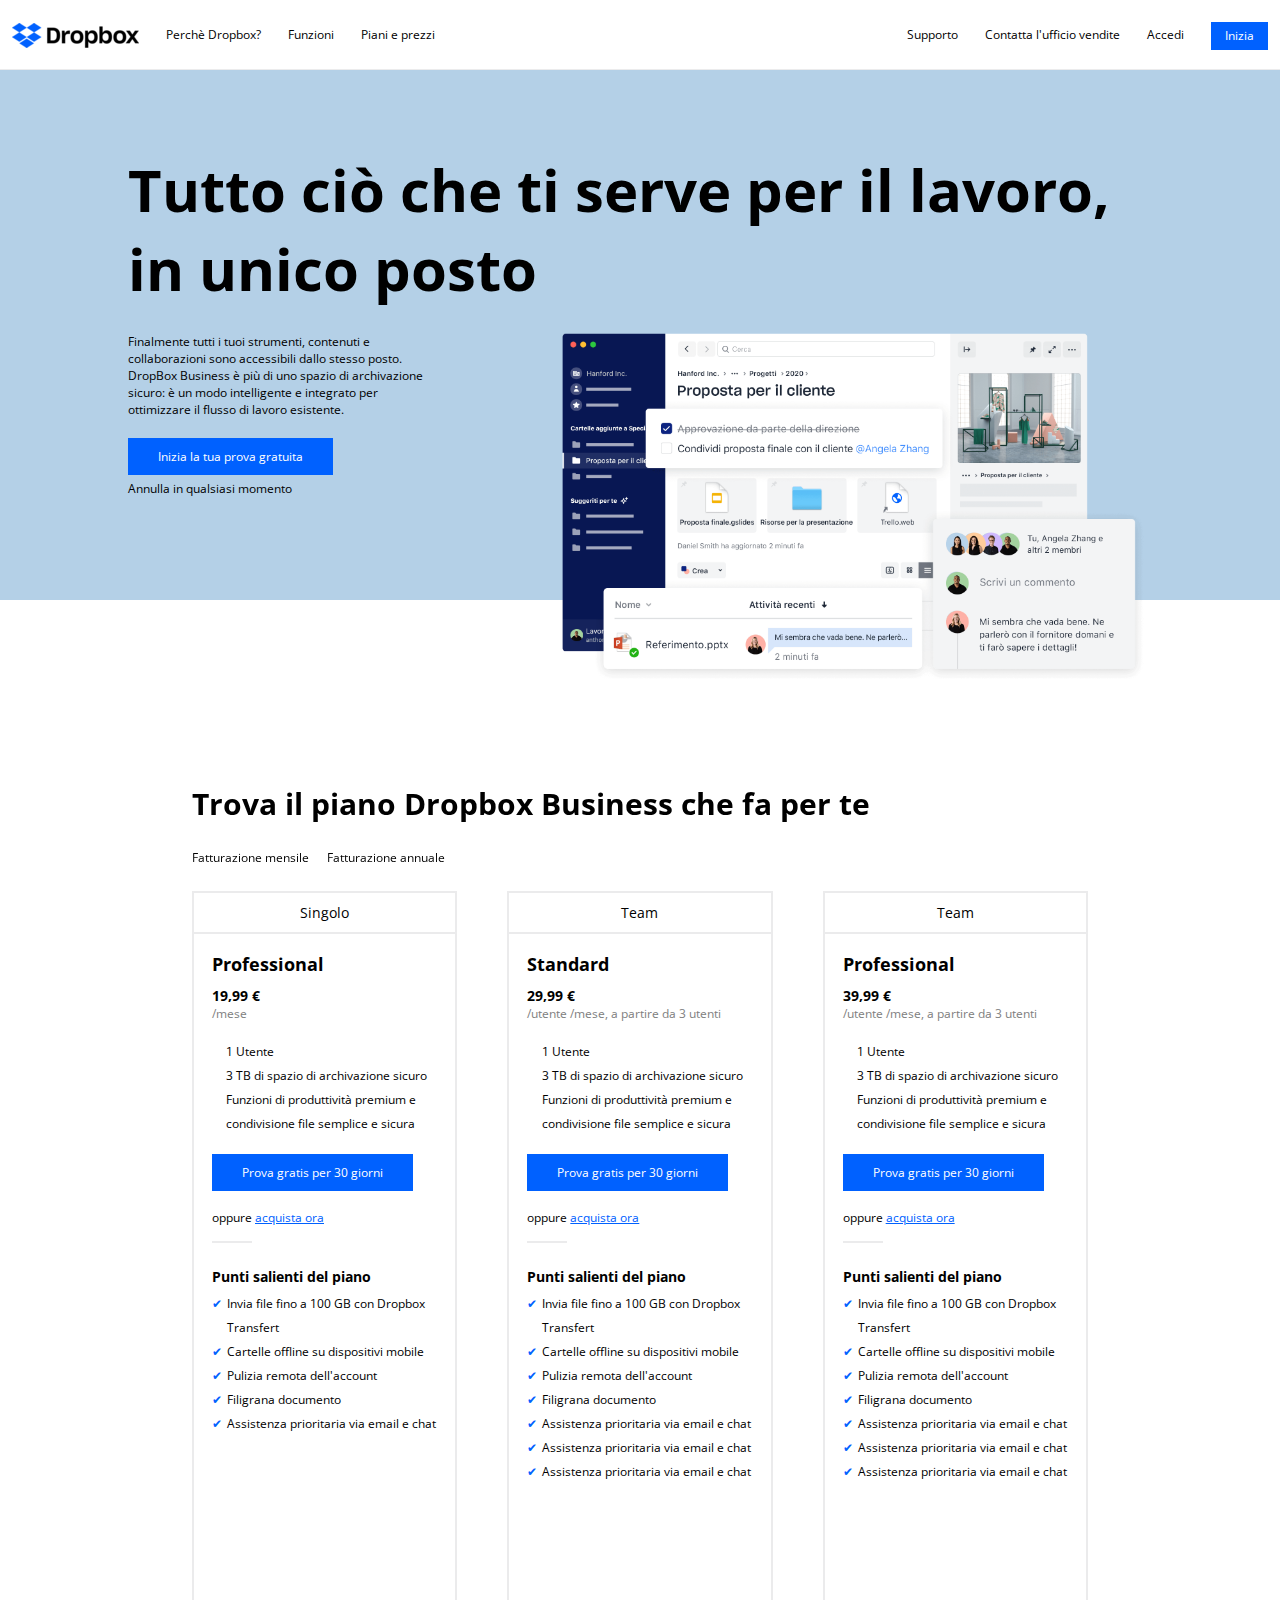
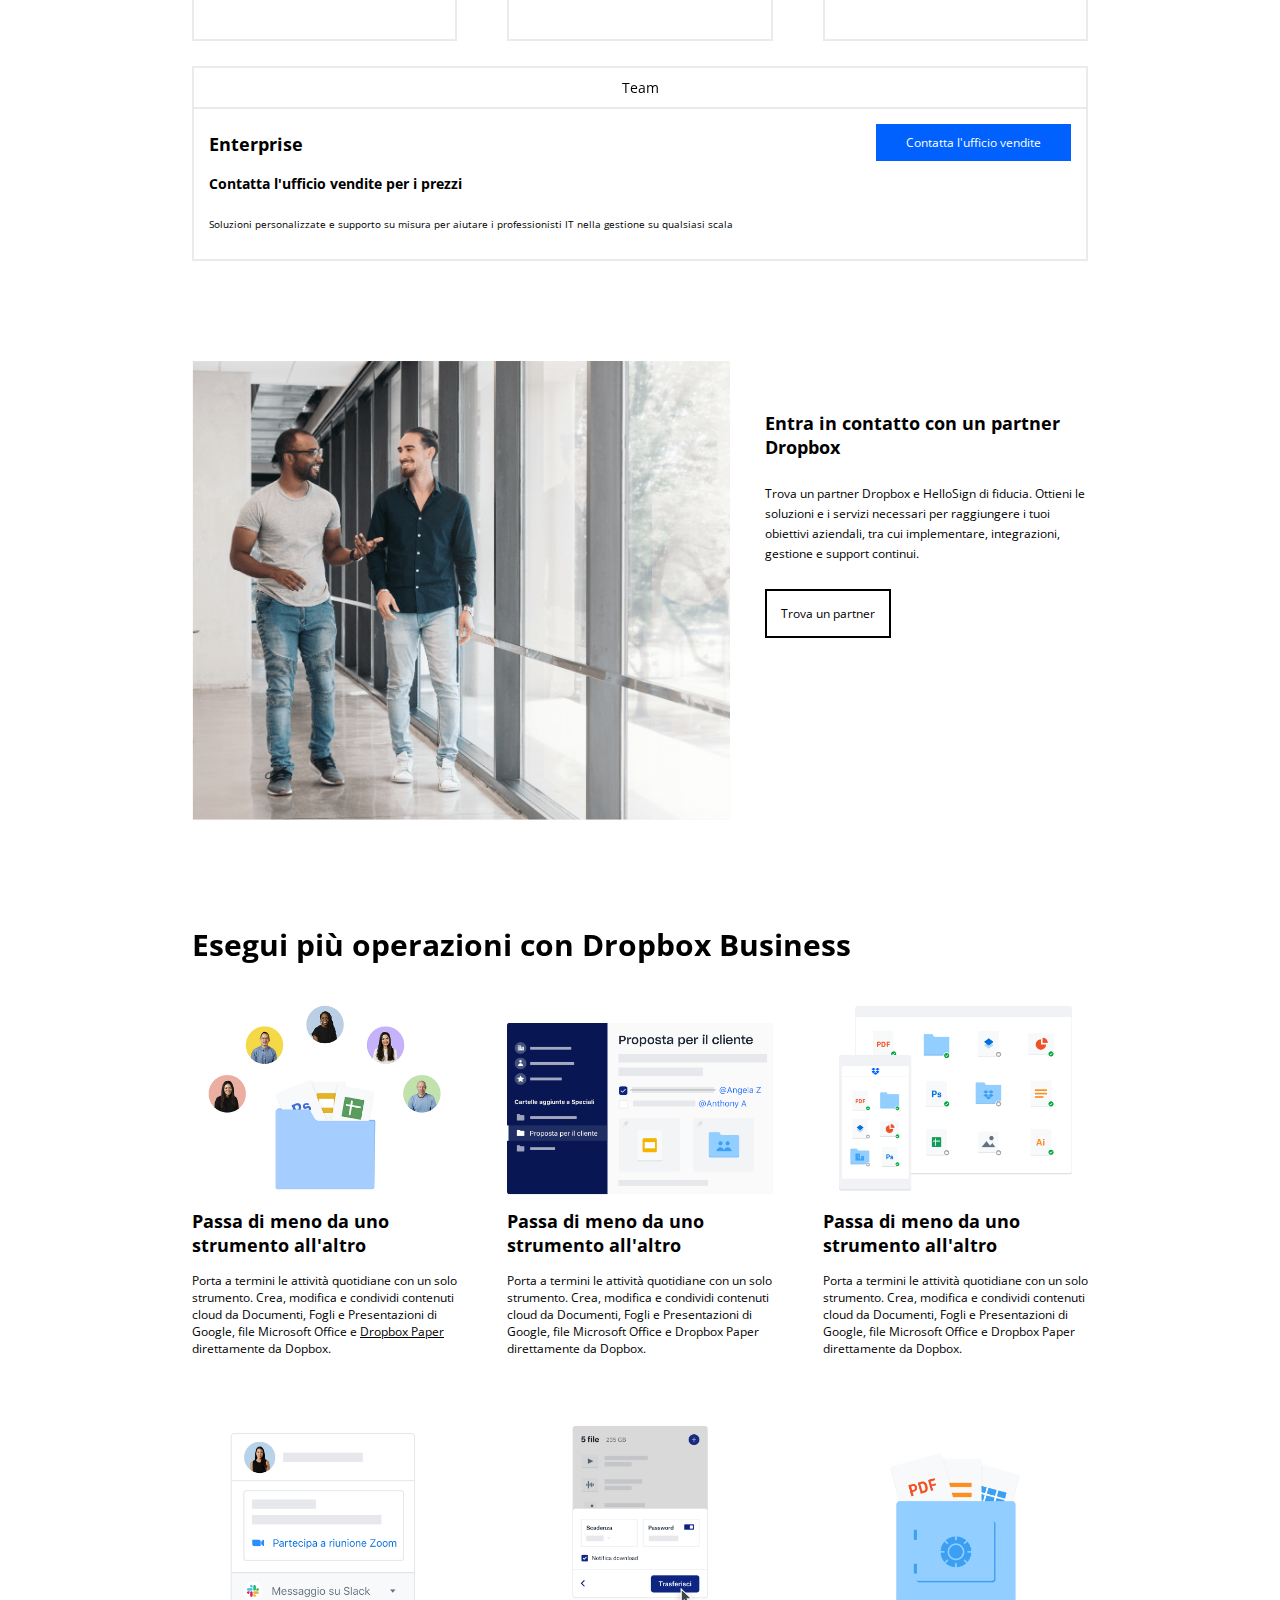
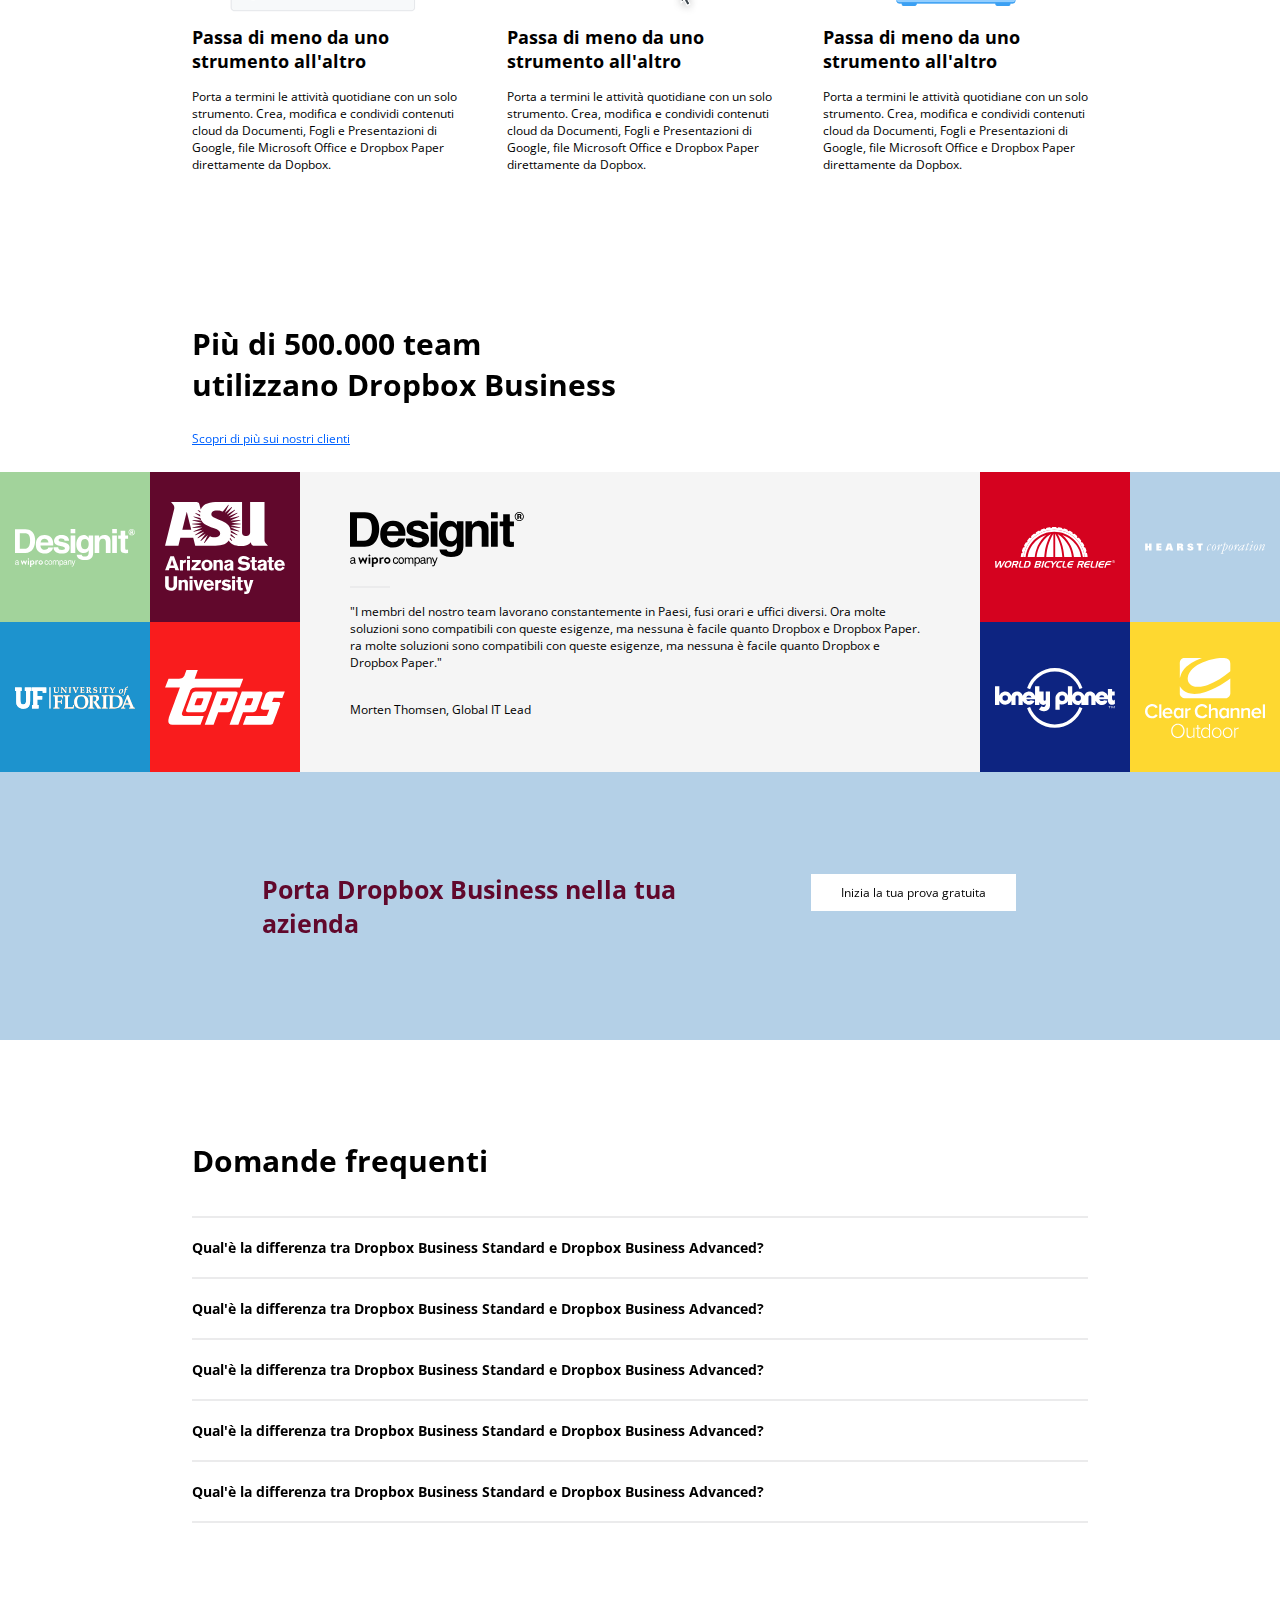
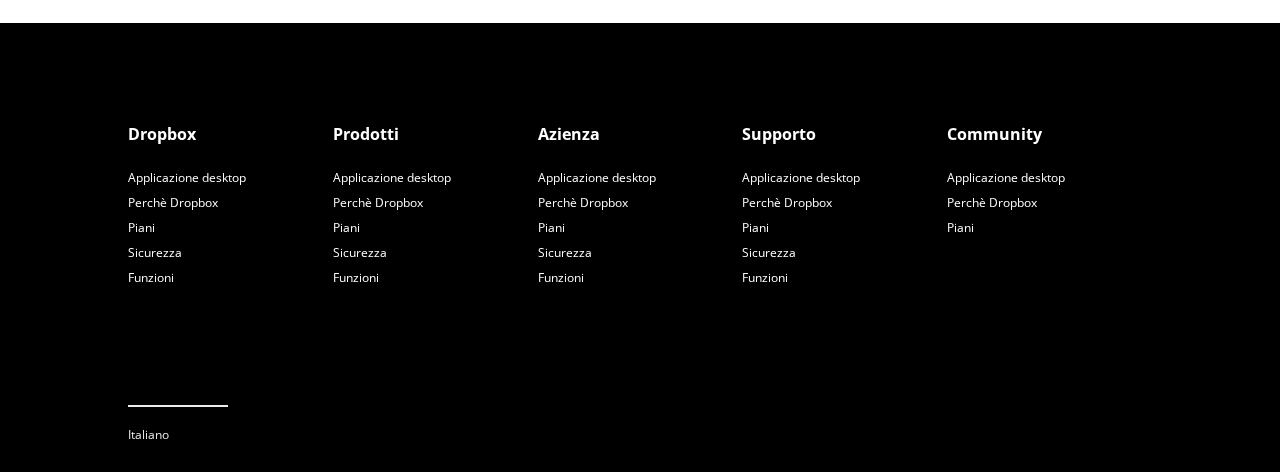
<file: Bonus1/index.html>
<!DOCTYPE html>
<html lang="en">
  <head>
    <meta charset="UTF-8" />
    <meta http-equiv="X-UA-Compatible" content="IE=edge" />
    <meta name="viewport" content="width=device-width, initial-scale=1.0" />
    <link rel="preconnect" href="https://fonts.googleapis.com">
    <link rel="preconnect" href="https://fonts.gstatic.com" crossorigin>
    <link href="https://fonts.googleapis.com/css2?family=Open+Sans:wght@600;700;800&display=swap" rel="stylesheet">
    <link rel="stylesheet" href="https://cdnjs.cloudflare.com/ajax/libs/font-awesome/6.0.0-beta2/css/all.min.css" integrity="sha512-YWzhKL2whUzgiheMoBFwW8CKV4qpHQAEuvilg9FAn5VJUDwKZZxkJNuGM4XkWuk94WCrrwslk8yWNGmY1EduTA==" crossorigin="anonymous" referrerpolicy="no-referrer" />   
    <link rel="stylesheet" href="css/style.css" />
    <title>Document</title>
  </head>

  <body>

    <header class="clearfix">

      <div class="left-header">
        <ul>
          <li>
            <a id="logo" href="#"><img src="img/logo-small.png" alt="Logo" /></a>
          </li>
          <li><a href="#">Perchè Dropbox?</a></li>
          <li><a href="#">Funzioni</a></li>
          <li><a href="#">Piani e prezzi</a></li>
        </ul>
      </div>

      <div class="right-header">
        <ul>
          <li><a href="#">Supporto</a></li>
          <li><a href="#">Contatta l'ufficio vendite</a></li>
          <li><a href="#">Accedi</a></li>
          <li><a class="btn blue" href="#">Inizia</a></li>
        </ul>
      </div>

    </header>

    <section class="jumbotron">
      <div class="container-big">
        <h1>Tutto ciò che ti serve per il lavoro, in unico posto</h1>
        <div class="clearfix">
          <div class="text-jumbotron">
            <p>Finalmente tutti i tuoi strumenti, contenuti e collaborazioni sono accessibili dallo stesso posto. DropBox Business è più di uno spazio di archivazione sicuro: è un modo intelligente e integrato per ottimizzare il flusso di lavoro esistente.</p>
            <a class="btn blue big" href="#">Inizia la tua prova gratuita</a> <br>
            <p>Annulla in qualsiasi momento</p> 
            <a href="
            #anchor"><i class="fas fa-arrow-down fa-2x"></i></a>
          </div>
          <div class="img-jumbotron">
            <img src="img/jumbo.png" alt="proposta per il cliente">
          </div>
        </div>
      </div>
    </section>

    <main>

      <!-- SECTION ONE  -->
      <section>
        <div id="anchor" class="container-small">

          <!-- header section one  -->
          <h2>Trova il piano Dropbox Business che fa per te</h2>
          <span><i class="fas fa-dot-circle"></i> Fatturazione mensile</span>
          <span><i class="far fa-circle"></i> Fatturazione annuale</span>

          <!-- main section one  -->
          <div class="clearfix">

            <!-- LEFT  -->
            <div class="column left">

              <p class="icon-text-center"><i class="far fa-user"></i></i> Singolo</p>

              <div class="container-column">

                <h3>Professional</h3>

                <span class="euro">19,99</span><br>
                <span class="grey">/mese</span>

                <ul class="custom_list">
                  <li class="user">1 Utente</li>
                  <li class="folder">3 TB di spazio di archivazione sicuro</li>
                  <li class="pencil">Funzioni di produttività premium e condivisione file semplice e sicura</li>
                </ul>

                <a class="btn blue big" href="#">Prova gratis per 30 giorni</a> <br>
                <span>oppure <a href="#">acquista ora</a></span>

                <div class="line"></div>

                <ul class="custom_list">
                  <li><h4>Punti salienti del piano</h4></li>
                  <li class="check">Invia file fino a 100 GB con Dropbox Transfert</li>
                  <li class="check">Cartelle offline su dispositivi mobile</li>
                  <li class="check">Pulizia remota dell'account</li>
                  <li class="check">Filigrana documento</li>
                  <li class="check">Assistenza prioritaria via email e chat</li>
                </ul>


              </div>
            </div>

             <!-- CENTER  -->
            <div class="column center">

              <p class="icon-text-center"><i class="far fa-building"></i> Team</p>
              <div class="container-column">

                <h3>Standard</h3>

                <span class="euro">29,99</span><br>
                <span class="grey">/utente /mese, a partire da 3 utenti</span>

                <ul class="custom_list">
                  <li class="user">1 Utente</li>
                  <li class="folder">3 TB di spazio di archivazione sicuro</li>
                  <li class="smile">Funzioni di produttività premium e condivisione file semplice e sicura</li>
                </ul>

                <a class="btn blue big" href="#">Prova gratis per 30 giorni</a> <br>
                <span>oppure <a href="#">acquista ora</a></span>

                <div class="line"></div>

                <ul class="custom_list">
                  <li><h4>Punti salienti del piano</h4></li>
                  <li class="check">Invia file fino a 100 GB con Dropbox Transfert</li>
                  <li class="check">Cartelle offline su dispositivi mobile</li>
                  <li class="check">Pulizia remota dell'account</li>
                  <li class="check">Filigrana documento</li>
                  <li class="check">Assistenza prioritaria via email e chat</li>
                  <li class="check">Assistenza prioritaria via email e chat</li>
                  <li class="check">Assistenza prioritaria via email e chat</li>
                </ul>

              </div>
            </div>
            
             <!-- RIGHT  -->
            <div class="column right">

              <p class="icon-text-center"><i class="far fa-building"></i> Team</p>
              <div class="container-column">

                <h3>Professional</h3>

                <span class="euro">39,99</span><br>
                <span class="grey">/utente /mese, a partire da 3 utenti</span>

                <ul class="custom_list">
                  <li class="smile">1 Utente</li>
                  <li class="folder">3 TB di spazio di archivazione sicuro</li>
                  <li class="pencil">Funzioni di produttività premium e condivisione file semplice e sicura</li>
                </ul>
                <a class="btn blue big" href="#">Prova gratis per 30 giorni</a> <br>
                <span>oppure <a href="#">acquista ora</a></span>

                <div class="line"></div>

                <ul class="custom_list">
                  <li><h4>Punti salienti del piano</h4></li>
                  <li class="check">Invia file fino a 100 GB con Dropbox Transfert</li>
                  <li class="check">Cartelle offline su dispositivi mobile</li>
                  <li class="check">Pulizia remota dell'account</li>
                  <li class="check">Filigrana documento</li>
                  <li class="check">Assistenza prioritaria via email e chat</li>
                  <li class="check">Assistenza prioritaria via email e chat</li>
                  <li class="check">Assistenza prioritaria via email e chat</li>
                </ul>

              </div>
            </div>
          </div>

          <!-- footer section one  -->
          <div class="sectionone-bottom">
            <p class="icon-text-center"><i class="far fa-building"></i> Team</p>

            <div class="clearfix">
              <div>
                <h3>Enterprise</h3>
                <h4>Contatta l'ufficio vendite per i prezzi</h4>
                <p>
                  Soluzioni personalizzate e supporto su misura per aiutare i professionisti IT nella gestione su qualsiasi scala
                </p>
              </div>
              <div>
                <a class="btn blue big" href="#">Contatta l'ufficio vendite</a>
              </div>
            </div>
          </div>

        </div>
      </section>

      <!-- SECTION TWO  -->
      <section>

        <div class="container-small clearfix">

          <div class="img-left">
            <img src="img/partner.png" alt="two men">
          </div>

          <div class="text-right">
            <h3>Entra in contatto con un partner Dropbox</h3>
            <p>Trova un partner Dropbox e HelloSign di fiducia. Ottieni le soluzioni e i servizi necessari per raggiungere i tuoi obiettivi aziendali, tra cui implementare, integrazioni, gestione e support continui.</p>
            <a class="btn white" href="#">Trova un partner</a>
          </div>

        </div>

      </section>

      <!-- SECTION THREE  -->
      <section>
        <div class="container-small">

          <h2>Esegui più operazioni con Dropbox Business</h2>
          
          <div class="clerarfix">

            <div class="column right">

              <!-- fisrt row -->
              <img src="img/business-feature-switching-tools.png" alt="business-feature-switching">
              <h3>Passa di meno da uno strumento all'altro</h3>
              <p>
                Porta a termini le attività quotidiane con un solo strumento. Crea, modifica e condividi contenuti cloud da Documenti, Fogli e Presentazioni di Google, file Microsoft Office e <u>Dropbox Paper</u> direttamente da Dopbox.
              </p>

              <!-- second row -->
              <img src="img/business-feature-integrations-it.png" alt="business-feature-integrations">
              <h3>Passa di meno da uno strumento all'altro</h3>
              <p>
                Porta a termini le attività quotidiane con un solo strumento. Crea, modifica e condividi contenuti cloud da Documenti, Fogli e Presentazioni di Google, file Microsoft Office e Dropbox Paper direttamente da Dopbox.
              </p>
            </div>

            <div class="column center">
              <img src="img/business-feature-coordinate-it.png" alt="business-feature-switching">
              <h3>Passa di meno da uno strumento all'altro</h3>
              <p>
                Porta a termini le attività quotidiane con un solo strumento. Crea, modifica e condividi contenuti cloud da Documenti, Fogli e Presentazioni di Google, file Microsoft Office e Dropbox Paper direttamente da Dopbox.
              </p>

              <!-- second row  -->
              <img src="img/business-feature-send-files-it.png" alt="business-feature-send-files">
              <h3>Passa di meno da uno strumento all'altro</h3>
              <p>
                Porta a termini le attività quotidiane con un solo strumento. Crea, modifica e condividi contenuti cloud da Documenti, Fogli e Presentazioni di Google, file Microsoft Office e Dropbox Paper direttamente da Dopbox.
              </p>
            </div>

            <div class="column left">

              <!-- first row  -->
              <img src="img/business-feature-multi-device.png" alt="business-feature-multi-device">
              <h3>Passa di meno da uno strumento all'altro</h3>
              <p>
                Porta a termini le attività quotidiane con un solo strumento. Crea, modifica e condividi contenuti cloud da Documenti, Fogli e Presentazioni di Google, file Microsoft Office e Dropbox Paper direttamente da Dopbox.
              </p>

              <!-- second row -->
              <img src="img/business-feature-security.png" alt="business-feature-security">
              <h3>Passa di meno da uno strumento all'altro</h3>
              <p>
                Porta a termini le attività quotidiane con un solo strumento. Crea, modifica e condividi contenuti cloud da Documenti, Fogli e Presentazioni di Google, file Microsoft Office e Dropbox Paper direttamente da Dopbox.
              </p>
            </div>

          </div>

        </div>
      </section>

      <!-- SECTION FOUR  -->
      <section>

        <!-- header section four -->
        <div class="container-small">
          <h2>Più di 500.000 team <br> utilizzano Dropbox Business</h2>
          <a href="#">Scopri di più sui nostri clienti</a>
        </div>

        <!-- main section four layout with clearfix -->
        <div class="main-section-four clearfix">

          <div class="aside-left">
            <div>
              <img src="img/designit.svg" alt="designit">
            </div>
            <div>
              <img src="img/arizona_state_university.svg" alt="arizona_state_university">
            </div>
            <div>
              <img src="img/university_of_florida.svg" alt="university_of_florida">
            </div>
            <div>
              <img src="img/topps.svg" alt="topps.svg">
            </div>
          </div>

          <div class="section-center">
            <img src="img/designit.svg" alt="designit">
            <div class="line"></div>
            <p>"I membri del nostro team lavorano constantemente in Paesi, fusi orari e uffici diversi. Ora molte soluzioni sono compatibili con queste esigenze, ma nessuna è facile quanto Dropbox e Dropbox Paper. ra molte soluzioni sono compatibili con queste esigenze, ma nessuna è facile quanto Dropbox e Dropbox Paper."</p>
            <p>Morten Thomsen, Global IT Lead</p>
          </div>
          
          <div class="aside-right">
            <div>
              <img src="img/world_bicycle_relief.svg" alt="world_bicycle_relief.svg">
            </div>
            <div>
              <img src="img/hearst_corp.svg" alt="hearst_corp">
            </div>
            <div>
              <img src="img/lonely_planet.svg" alt="lonely_planet.svg">
            </div>
            <div>
              <img src="img/clear_channel.svg" alt="clear_channel">
            </div>
          </div>

        </div>

        <!-- footer section four -->
        <div class="bottom-section-four clearfix">
          <h3>Porta Dropbox Business nella tua azienda</h3>
          <a class="btn white big" href="#">Inizia la tua prova gratuita</a>
        </div>

      </section>

      <!-- SECTION FIVE  -->
      <section>
        <div class="container-small">
          <h2>Domande frequenti</h2>

          <div class="hover-container">
            <div class="hover-before">
              <h4>Qual'è la differenza tra Dropbox Business Standard e Dropbox Business Advanced?<i class="fas fa-chevron-down"></i></h4>
            </div>
            <div class="after-hover">
              <h4>Qual'è la differenza tra Dropbox Business Standard e Dropbox Business Advanced?<i class="fas fa-chevron-up"></i></h4>
              <p>Il piano Standard fornisce al team 5 TB (5000 GB) di spazio di archivazione e semplici strumenti di condivisione e collaborazione. Per i team che hanno bisogno di più spazio di archivazione e sicurezza, il piano Advanced offre tutto lo spazio necessario al team, oltre a sofisticate funzioni di amministrazione, controllo, integrazione e sicurezza. Per ulteriori informazioni sui nostri piani, consulta questa pagina.</p>
            </div>       
          </div>

          <div class="hover-container">
            <div class="hover-before">
              <h4>Qual'è la differenza tra Dropbox Business Standard e Dropbox Business Advanced?<i class="fas fa-chevron-down"></i></h4>
            </div>
            <div class="after-hover">
              <h4>Qual'è la differenza tra Dropbox Business Standard e Dropbox Business Advanced?<i class="fas fa-chevron-up"></i></h4>
              <p>Il piano Standard fornisce al team 5 TB (5000 GB) di spazio di archivazione e semplici strumenti di condivisione e collaborazione. Per i team che hanno bisogno di più spazio di archivazione e sicurezza, il piano Advanced offre tutto lo spazio necessario al team, oltre a sofisticate funzioni di amministrazione, controllo, integrazione e sicurezza. Per ulteriori informazioni sui nostri piani, consulta questa pagina.</p>
            </div>  
          </div>

          <div class="hover-container">
            <div class="hover-before">
              <h4>Qual'è la differenza tra Dropbox Business Standard e Dropbox Business Advanced?<i class="fas fa-chevron-down"></i></h4>
            </div>
            <div class="after-hover">
              <h4>Qual'è la differenza tra Dropbox Business Standard e Dropbox Business Advanced?<i class="fas fa-chevron-up"></i></h4>
              <p>Il piano Standard fornisce al team 5 TB (5000 GB) di spazio di archivazione e semplici strumenti di condivisione e collaborazione. Per i team che hanno bisogno di più spazio di archivazione e sicurezza, il piano Advanced offre tutto lo spazio necessario al team, oltre a sofisticate funzioni di amministrazione, controllo, integrazione e sicurezza. Per ulteriori informazioni sui nostri piani, consulta questa pagina.</p>
            </div>  
          </div>

          <div class="hover-container">
            <div class="hover-before">
              <h4>Qual'è la differenza tra Dropbox Business Standard e Dropbox Business Advanced?<i class="fas fa-chevron-down"></i></h4>
            </div>
            <div class="after-hover">
              <h4>Qual'è la differenza tra Dropbox Business Standard e Dropbox Business Advanced?<i class="fas fa-chevron-up"></i></h4>
              <p>Il piano Standard fornisce al team 5 TB (5000 GB) di spazio di archivazione e semplici strumenti di condivisione e collaborazione. Per i team che hanno bisogno di più spazio di archivazione e sicurezza, il piano Advanced offre tutto lo spazio necessario al team, oltre a sofisticate funzioni di amministrazione, controllo, integrazione e sicurezza. Per ulteriori informazioni sui nostri piani, consulta questa pagina.</p>
            </div>  
          </div>

          <div class="hover-container">
            <div class="hover-before">
              <h4>Qual'è la differenza tra Dropbox Business Standard e Dropbox Business Advanced?<i class="fas fa-chevron-down"></i></h4>
            </div>
            <div class="after-hover">
              <h4>Qual'è la differenza tra Dropbox Business Standard e Dropbox Business Advanced?<i class="fas fa-chevron-up"></i></h4>
              <p>Il piano Standard fornisce al team 5 TB (5000 GB) di spazio di archivazione e semplici strumenti di condivisione e collaborazione. Per i team che hanno bisogno di più spazio di archivazione e sicurezza, il piano Advanced offre tutto lo spazio necessario al team, oltre a sofisticate funzioni di amministrazione, controllo, integrazione e sicurezza. Per ulteriori informazioni sui nostri piani, consulta questa pagina.</p>
            </div>  
          </div>

        </div>
      </section>

    </main>

    <footer>
      <div class="container-big">

        <div class="clearfix">

          <div>
            <ul>
              <li>Dropbox</li>
              <li><a href="#">Applicazione desktop</a></li>
              <li><a href="#">Perchè Dropbox</a></li>
              <li><a href="#">Piani</a></li>
              <li><a href="#">Sicurezza</a></li>
              <li><a href="#">Funzioni</a></li>        
            </ul>
          </div>

          <div>
            <ul>
              <li>Prodotti</li>
              <li><a href="#">Applicazione desktop</a></li>
              <li><a href="#">Perchè Dropbox</a></li>
              <li><a href="#">Piani</a></li>
              <li><a href="#">Sicurezza</a></li>
              <li><a href="#">Funzioni</a></li>        
            </ul>
          </div>

          <div>
            <ul>
              <li>Azienza</li>
              <li><a href="#">Applicazione desktop</a></li>
              <li><a href="#">Perchè Dropbox</a></li>
              <li><a href="#">Piani</a></li>
              <li><a href="#">Sicurezza</a></li>
              <li><a href="#">Funzioni</a></li>        
            </ul>
          </div>

          <div>
            <ul>
              <li>Supporto</li>
              <li><a href="#">Applicazione desktop</a></li>
              <li><a href="#">Perchè Dropbox</a></li>
              <li><a href="#">Piani</a></li>
              <li><a href="#">Sicurezza</a></li>
              <li><a href="#">Funzioni</a></li>        
            </ul>
          </div>

          <div>
            <ul>
              <li>Community</li>
              <li><a href="#">Applicazione desktop</a></li>
              <li><a href="#">Perchè Dropbox</a></li>
              <li><a href="#">Piani</a></li> 
            </ul>
          </div>

        </div>

        <div class="line"></div>
        <span><i class="fas fa-globe-americas"></i> Italiano <a href="#"><i class="fas fa-caret-up"></i></a></span>

      </div>
    </footer>
  </body>
</html>
</file>
<file: css/style.css>
/********** GLOBAL **********/

* {
  margin: 0;
  padding: 0;
  box-sizing: border-box;
}

html{
  scroll-behavior: smooth;
}

body {
  font-family: 'Open Sans', sans-serif;
  font-size: 12px;
}

.container-big {
  width: 80%;
  margin: 0 auto;
}

.container-small {
  width: 70%;
  margin: 0 auto;
}

h2 {
  font-size: 30px;
}

h3 {
  font-size: 18px;
}

h4 {
  font-size: 14px;
}

.line {
  width: 40px;
  border-top: 2px solid #ebebec;
  margin-top: 15px;
}

/*CLEARFIX*/
.clearfix:after {
  content: "";
  display: table;
  clear: both;
}

/*layout clearfix with three columns all the same*/
.column {
  float: left;
  width: calc((100% - 100px) / 3);
  margin: 25px auto;
}

.column.center{
  margin: 25px 50px;
}

/*class button*/
.btn {
  display: inline-block;
  text-decoration: none;
	vertical-align: middle;
  padding: 14px 14px;
}

.btn.big {
  padding: 10px 30px;
}

.btn.blue {
  background-color: #0061ff;
  color: white;
}

.btn.white {
  background-color: white;
  color: black;
  border: 2px solid black;
}

.btn.white:hover {
  filter: brightness(95%);
}

.btn.blue:hover {
  filter: opacity(90%);
}

.euro, .euro::after {
  content: " \20AC";
  font-weight: bold;
  font-size: 14px;
}

.grey {
  color: grey;
}

/* layout active for section 4*/
.active {
  border: 8px solid rgba(255,255,255, 0.8);
}

/*custom list*/
.custom_list .check, .user, .folder, .pencil, .smile {
  line-height:2em;
  list-style:none;
  display: table-row;
 }

 .custom_list .check::before {
  content: "\2714";
  color: #0061ff;
  padding-right: 5px;
  display: table-cell;
 }

 .custom_list .user::before {
  font-family: "Font Awesome 6 Free";
  content: "\f007";
  padding-right: 5px;
  display: table-cell;
 }

 .custom_list .folder::before {
  font-family: "Font Awesome 6 Free";
  content: "\f07b";
  padding-right: 5px;
  display: table-cell;
 }

 .custom_list .pencil::before {
  font-family: "Font Awesome 6 Free";
  content: "\f044";
  padding-right: 5px;
  display: table-cell;
 }

 .custom_list .smile::before {
  font-family: "Font Awesome 6 Free";
  content: "\f4da";
  padding-right: 5px;
  display: table-cell;
 }

/********** HEADER **********/

header {
  position: fixed;
  top:0;
  left:0;
  width: 100%;
  height: 70px;
  background-color: white;
  border-bottom: 1px solid #ebebec;
  z-index: 999;
}

.left-header {
  float: left;
}

.right-header {
  float: right;
}

/* layout menu */
header li {
  display: inline-block;
  margin: 0 12px;
}

header li a {
  display: inline-block;
  line-height: 70px;
  text-decoration: none;
  color: black;
}

header li a img {
  vertical-align: middle;
}

header li a:hover:not(#logo, .btn) {
  border-bottom: 2px solid black;
}

header .btn.blue {
  line-height: 0;
}

/********** JUMBOTRON **********/

.jumbotron {
  height: 530px;
  margin-top: 70px;
  background-color: #b4d0e7;
}

h1 {
  font-size: 58px;
  padding-top: 80px;
  margin-bottom: 25px;
}

/* layout clearfix */ 
.text-jumbotron, .img-jumbotron {
  float: left;
}

.text-jumbotron {
  width: 30%;
  margin-right: 10%;
}

.img-jumbotron {
  width: 60%;
}

.img-jumbotron img {
  width: 100%;
  margin-bottom: 100px;
}

.jumbotron i {
  color: black;
}

.jumbotron p, .jumbotron span{
  margin-bottom: 20px;
}

.jumbotron a {
  margin-bottom: 5px;
}

/********** MAIN **********/

/* global main */
.icon-text-center {
  text-align: center;
  padding: 10px;
  font-size: 14px;
}

main section {
  margin-bottom: 100px;
}

 /* SECTION ONE */

 /*HEADER section one*/

 section:nth-of-type(1) h2 {
   margin-bottom: 25px;
 }

 section:nth-of-type(1) span:first-of-type i {
  color: #0061ff;
}

section:nth-child(1) span:last-of-type i {
  margin-left: 15px;
  color: grey;
}

/*MAIN section one*/

/*layout clearfix*/
section:nth-of-type(1) .column {
  border: 2px solid #ebebec;
  min-height: 750px;
}

/*text*/
section:nth-child(1) .column .container-column {
  border-top: 2px solid #ebebec;
  padding: 18px 18px;
}

section:nth-child(1) .column .container-column h3 {
  margin-bottom: 10px;
}

section:nth-child(1) .column .container-column ul {
  list-style-type: none;
  margin: 18px 0;
}

section:nth-child(1) .column .container-column ul li{
  padding: 6px 0;
}

section:nth-child(1) .column .container-column a {
  margin-bottom: 18px;
}

section:nth-child(1) .column .container-column a:last-child, .fa-check {
  color: #0061ff;
}

/*FOOTER section one*/
.sectionone-bottom {
  border: 2px solid #ebebec;
}

.sectionone-bottom .clearfix {
  border-top: 2px solid #ebebec;
  padding: 15px;
}

.sectionone-bottom .clearfix div:first-of-type {
  float: left;
  line-height: 40px;
  width: 70%;
}

.sectionone-bottom .clearfix div:last-of-type {
  float: right;
}

.sectionone-bottom .clearfix p {
  font-size: 10px;
}

 /* SECTION TWO */

 section:nth-of-type(2) .img-left, section:nth-of-type(2) .text-right {
   float: left;
 }

 section:nth-of-type(2) .img-left {
   width: 60%;
   margin-right: 4%;
 }

 section:nth-of-type(2) .img-left img{
  width: 100%;
}

section:nth-of-type(2) .text-right {
  width: 36%;
  margin-top: 50px;
}

section:nth-of-type(2) .text-right h3 {
  margin-bottom: 25px;
}

section:nth-of-type(2) .text-right p {
  line-height: 20px;
  margin-bottom: 25px;
}

/* SECTION THREE*/

section:nth-of-type(3) .column img {
  width: 100%;
}

section:nth-of-type(3) .column h3 {
  margin-bottom: 15px;
}

section:nth-of-type(3) .column p {
  margin-bottom: 50px;
}

section:nth-of-type(3) .column {
  margin-bottom: 100px;
}

/* SECTION FOUR */

/*HEADER section 4*/
section:nth-of-type(4) h2 {
  margin-bottom: 25px;
}

section:nth-of-type(4) a{
  color: #0061ff;
}

/*MAIN section 4*/
.main-section-four {
  margin-top: 25px;
}

.aside-left, .aside-right, .section-center {
  float: left;
  height: 300px;
}

.aside-left, .aside-right {
  width: 300px;
}

.section-center {
  width: calc(100% - 600px);
  background-color: #f5f5f5;
  margin: 0 auto;
  padding: 40px 50px;
  overflow: auto;
}

.section-center img {
  width: 30%;
}

.section-center p {
  padding: 15px 0;
}

.aside-left div, .aside-right div {
  float: left;
  width: 50%;
  height: 150px;
  line-height: 150px;
  text-align: center;
}

.aside-left img, .aside-right img {
  width: 80%;
  vertical-align: middle;
  filter: invert(100);
}

/*background color box*/
.aside-left div:nth-of-type(1) {
  background-color: #a2d39b;
}

.aside-left div:nth-of-type(2) {
  background-color: #61082c;
}

.aside-left div:nth-of-type(3) {
  background-color: #1d93ce;
}

.aside-left div:nth-of-type(4) {
  background-color: #f91c1d;
}

.aside-right div:nth-of-type(1) {
  background-color: #d5021f;
}

.aside-right div:nth-of-type(2) {
  background-color: #b4d0e7;
}

.aside-right div:nth-of-type(3) {
  background-color: #0d2481;
}

.aside-right div:nth-of-type(4) {
  background-color: #fed830;
}

/*FOOTER section 4*/
.bottom-section-four {
  background-color: #b4d0e7;
  padding: 100px;
  text-align: left;
}

.bottom-section-four h3 {
 float: left;
 width: 40%;
 font-size: 25px;
 color: #61082c;
 margin-left: 15%;
}

.bottom-section-four .btn.white.big {
  float: right;
  margin: 0 5;
  border: 2px solid #b4d0e7;
  text-align: center; 
  margin-right: 15%;
}

/* SECTION FIVE */
section:nth-of-type(5) h2{
  margin-bottom: 35px;
}

section:nth-of-type(5) .container-small div {
  padding: 25px 0;
  border-bottom: 2px solid #ebebec;
  font-size: 14px;
  font-weight: bold;
}

section:nth-of-type(5) .container-small div:nth-of-type(1) {
  border-top: 2px solid #ebebec;
}

section:nth-of-type(5) .container-small div p i {
  float: right;
  margin-right: 30px;
  cursor: pointer; 
}

 /********** FOOTER **********/

 footer {
  background-color: black;
  color: white;
  padding-bottom: 25px;
}

/*layout clearfix 5 columns*/
footer .clearfix div {
  float: left;
  width: 20%;
  padding: 100px 0;
}

/* text and margin */
footer ul {
  list-style-type: none;
}

footer li:first-child {
  font-size: 16px;
  font-weight: bold;
  padding-bottom: 20px;
}

footer a {
  color: white;
  text-decoration: none;
  line-height: 25px;
}

footer a:hover {
  text-decoration: underline;
}

footer .line {
  margin-bottom: 15px;
  width: 100px;
}

footer span, footer span a{
  color: #ebebec;
}
</file>
<file: Bonus/css/style.css>
/********** GLOBAL **********/

* {
  margin: 0;
  padding: 0;
  box-sizing: border-box;
}

html{
  scroll-behavior: smooth;
}

body {
  font-family: 'Open Sans', sans-serif;
  font-size: 12px;
}

.container-big {
  width: 80%;
  margin: 0 auto;
}

.container-small {
  width: 70%;
  margin: 0 auto;
}

h2 {
  font-size: 30px;
}

h3 {
  font-size: 18px;
}

h4 {
  font-size: 14px;
}

.line {
  width: 40px;
  border-top: 2px solid #ebebec;
  margin-top: 15px;
}

/*CLEARFIX*/
.clearfix:after {
  content: "";
  display: table;
  clear: both;
}

/*layout clearfix with three columns all the same*/
.column {
  float: left;
  width: calc((100% - 100px) / 3);
  margin: 25px auto;
}

.column.center{
  margin: 25px 50px;
}

/*class button*/
.btn {
  display: inline-block;
  text-decoration: none;
	vertical-align: middle;
  padding: 14px 14px;
}

.btn.big {
  padding: 10px 30px;
}

.btn.blue {
  background-color: #0061ff;
  color: white;
}

.btn.white {
  background-color: white;
  color: black;
  border: 2px solid black;
}

.btn.white:hover {
  filter: brightness(95%);
}

.btn.blue:hover {
  filter: opacity(90%);
}

.euro, .euro::after {
  content: " \20AC";
  font-weight: bold;
  font-size: 14px;
}

.grey {
  color: grey;
}

/* layout active for section 4*/
.active {
  border: 8px solid rgba(255,255,255, 0.8);
}

/*custom list*/
.custom_list .check, .user, .folder, .pencil, .smile {
  line-height:2em;
  list-style:none;
  display: table-row;
 }

 .custom_list .check::before {
  content: "\2714";
  color: #0061ff;
  padding-right: 5px;
  display: table-cell;
 }

 .custom_list .user::before {
  font-family: "Font Awesome 6 Free";
  content: "\f007";
  padding-right: 5px;
  display: table-cell;
 }

 .custom_list .folder::before {
  font-family: "Font Awesome 6 Free";
  content: "\f07b";
  padding-right: 5px;
  display: table-cell;
 }

 .custom_list .pencil::before {
  font-family: "Font Awesome 6 Free";
  content: "\f044";
  padding-right: 5px;
  display: table-cell;
 }

 .custom_list .smile::before {
  font-family: "Font Awesome 6 Free";
  content: "\f4da";
  padding-right: 5px;
  display: table-cell;
 }

/********** HEADER **********/

header {
  position: fixed;
  top:0;
  left:0;
  width: 100%;
  height: 70px;
  background-color: white;
  border-bottom: 1px solid #ebebec;
  z-index: 999;
}

.left-header {
  float: left;
}

.right-header {
  float: right;
}

/* layout menu */
header li {
  display: inline-block;
  margin: 0 12px;
}

header li a {
  display: inline-block;
  line-height: 69px;
  text-decoration: none;
  color: black;
}

header li a img {
  vertical-align: middle;
}

header li a:hover:not(#logo, .btn) {
  border-bottom: 2px solid black;
}

header .btn.blue {
  line-height: 0;
}

/* BONUS 2 */
.sub-menu {
  display: none;
  background-color: white;
}

#supporto:hover .sub-menu {
  display: block;
  position: absolute;
  top: 70px;
} 

#supporto:hover .sub-menu li {
  margin: 0;
  display: block;
  margin: 10px 0;
}

#supporto:hover .sub-menu li a {
  border: none;
  line-height: 3;
  margin: 0 15px;
}

.sub-menu ul li:hover {
  background-color: rgba(0, 0, 0, 0.05);
}

/********** JUMBOTRON **********/

.jumbotron {
  height: 530px;
  margin-top: 70px;
  background-color: #b4d0e7;
}

h1 {
  font-size: 58px;
  padding-top: 80px;
  margin-bottom: 25px;
}

/* layout clearfix */ 
.text-jumbotron, .img-jumbotron {
  float: left;
}

.text-jumbotron {
  width: 30%;
  margin-right: 10%;
}

.img-jumbotron {
  width: 60%;
}

.img-jumbotron img {
  width: 100%;
  margin-bottom: 100px;
}

.jumbotron i {
  color: black;
}

.jumbotron p, .jumbotron span{
  margin-bottom: 20px;
}

.jumbotron a {
  margin-bottom: 5px;
}

/********** MAIN **********/

/* global main */
.icon-text-center {
  text-align: center;
  padding: 10px;
  font-size: 14px;
}

main section {
  margin-bottom: 100px;
}

 /* SECTION ONE */

 /*HEADER section one*/

 section:nth-of-type(1) h2 {
   margin-bottom: 25px;
 }

 section:nth-of-type(1) span:first-of-type i {
  color: #0061ff;
}

section:nth-child(1) span:last-of-type i {
  margin-left: 15px;
  color: grey;
}

/*MAIN section one*/

/*layout clearfix*/
section:nth-of-type(1) .column {
  border: 2px solid #ebebec;
  min-height: 750px;
}

/*text*/
section:nth-child(1) .column .container-column {
  border-top: 2px solid #ebebec;
  padding: 18px 18px;
}

section:nth-child(1) .column .container-column h3 {
  margin-bottom: 10px;
}

section:nth-child(1) .column .container-column ul {
  list-style-type: none;
  margin: 18px 0;
}

section:nth-child(1) .column .container-column ul li{
  padding: 6px 0;
}

section:nth-child(1) .column .container-column a {
  margin-bottom: 18px;
}

section:nth-child(1) .column .container-column a:last-child, .fa-check {
  color: #0061ff;
}

/*FOOTER section one*/
.sectionone-bottom {
  border: 2px solid #ebebec;
}

.sectionone-bottom .clearfix {
  border-top: 2px solid #ebebec;
  padding: 15px;
}

.sectionone-bottom .clearfix div:first-of-type {
  float: left;
  line-height: 40px;
  width: 70%;
}

.sectionone-bottom .clearfix div:last-of-type {
  float: right;
}

.sectionone-bottom .clearfix p {
  font-size: 10px;
}

 /* SECTION TWO */

 section:nth-of-type(2) .img-left, section:nth-of-type(2) .text-right {
   float: left;
 }

 section:nth-of-type(2) .img-left {
   width: 60%;
   margin-right: 4%;
 }

 section:nth-of-type(2) .img-left img{
  width: 100%;
}

section:nth-of-type(2) .text-right {
  width: 36%;
  margin-top: 50px;
}

section:nth-of-type(2) .text-right h3 {
  margin-bottom: 25px;
}

section:nth-of-type(2) .text-right p {
  line-height: 20px;
  margin-bottom: 25px;
}

/* SECTION THREE*/

section:nth-of-type(3) .column img {
  width: 100%;
}

section:nth-of-type(3) .column h3 {
  margin-bottom: 15px;
}

section:nth-of-type(3) .column p {
  margin-bottom: 50px;
}

section:nth-of-type(3) .column {
  margin-bottom: 100px;
}

/* SECTION FOUR */

/*HEADER section four*/
section:nth-of-type(4) h2 {
  margin-bottom: 25px;
}

section:nth-of-type(4) a{
  color: #0061ff;
}

/*MAIN section four*/
.main-section-four {
  margin-top: 25px;
}

.aside-left, .aside-right, .section-center {
  float: left;
  height: 300px;
}

.aside-left, .aside-right {
  width: 300px;
}

.section-center {
  width: calc(100% - 600px);
  background-color: #f5f5f5;
  margin: 0 auto;
  padding: 40px 50px;
  overflow: auto;
}

.section-center img {
  width: 30%;
}

.section-center p {
  padding: 15px 0;
}

.aside-left div, .aside-right div {
  float: left;
  width: 50%;
  height: 150px;
  line-height: 150px;
  text-align: center;
}

.aside-left img, .aside-right img {
  width: 80%;
  vertical-align: middle;
  filter: invert(100);
}

/*background color box*/
.aside-left div:nth-of-type(1) {
  background-color: #a2d39b;
}

.aside-left div:nth-of-type(2) {
  background-color: #61082c;
}

.aside-left div:nth-of-type(3) {
  background-color: #1d93ce;
}

.aside-left div:nth-of-type(4) {
  background-color: #f91c1d;
}

.aside-right div:nth-of-type(1) {
  background-color: #d5021f;
}

.aside-right div:nth-of-type(2) {
  background-color: #b4d0e7;
}

.aside-right div:nth-of-type(3) {
  background-color: #0d2481;
}

.aside-right div:nth-of-type(4) {
  background-color: #fed830;
}

/*FOOTER section four*/
.bottom-section-four {
  background-color: #b4d0e7;
  padding: 100px;
  text-align: left;
}

.bottom-section-four h3 {
 float: left;
 width: 40%;
 font-size: 25px;
 color: #61082c;
 margin-left: 15%;
}

.bottom-section-four .btn.white.big {
  float: right;
  margin: 0 5;
  border: 2px solid #b4d0e7;
  text-align: center; 
  margin-right: 15%;
}

/* SECTION FIVE BONUS 1 */
section:nth-of-type(5) h2{
  margin-bottom: 35px;
}

section:nth-of-type(5) .hover-container {
  border-top: 2px solid #ebebec;
  padding: 20px 0;
}

section:nth-of-type(5) .hover-container:nth-of-type(5) {
  border-bottom: 2px solid #ebebec;
}

section:nth-of-type(5) .hover-container i {
  float: right;
  margin-right: 30px;
  cursor: pointer;
}

section:nth-of-type(5) .after-hover p:last-child {
  color: #677684;
  margin-top: 15px;
  line-height: 22px;
}

section:nth-of-type(5) .after-hover {
  display: none;
}
section:nth-of-type(5)
.hover-container:hover .hover-before {
  display: none;
}

.hover-container:hover .after-hover {
  display: inline-block;
}

 /********** FOOTER **********/
 
 footer {
  background-color: black;
  color: white;
  padding-bottom: 25px;
}

/*layout clearfix 5 columns*/
footer .clearfix div {
  float: left;
  width: 20%;
  padding: 100px 0;
}

/* text and margin */
footer ul {
  list-style-type: none;
}

footer li:first-child {
  font-size: 16px;
  font-weight: bold;
  padding-bottom: 20px;
}

footer a {
  color: white;
  text-decoration: none;
  line-height: 25px;
}

footer a:hover {
  text-decoration: underline;
}

footer .line {
  margin-bottom: 15px;
  width: 100px;
}

footer span, footer span a{
  color: #ebebec;
}
</file>
<file: Bonus1/css/style.css>
/********** GLOBAL **********/

* {
  margin: 0;
  padding: 0;
  box-sizing: border-box;
}

html{
  scroll-behavior: smooth;
}

body {
  font-family: 'Open Sans', sans-serif;
  font-size: 12px;
}

.container-big {
  width: 80%;
  margin: 0 auto;
}

.container-small {
  width: 70%;
  margin: 0 auto;
}

h2 {
  font-size: 30px;
}

h3 {
  font-size: 18px;
}

h4 {
  font-size: 14px;
}

.line {
  width: 40px;
  border-top: 2px solid #ebebec;
  margin-top: 15px;
}

/*CLEARFIX*/
.clearfix:after {
  content: "";
  display: table;
  clear: both;
}

/*layout clearfix with three columns all the same*/
.column {
  float: left;
  width: calc((100% - 100px) / 3);
  margin: 25px auto;
}

.column.center{
  margin: 25px 50px;
}

/*class button*/
.btn {
  display: inline-block;
  text-decoration: none;
	vertical-align: middle;
  padding: 14px 14px;
}

.btn.big {
  padding: 10px 30px;
}

.btn.blue {
  background-color: #0061ff;
  color: white;
}

.btn.white {
  background-color: white;
  color: black;
  border: 2px solid black;
}

.btn.white:hover {
  filter: brightness(95%);
}

.btn.blue:hover {
  filter: opacity(90%);
}

.euro, .euro::after {
  content: " \20AC";
  font-weight: bold;
  font-size: 14px;
}

.grey {
  color: grey;
}

/* layout active for section 4*/
.active {
  border: 8px solid rgba(255,255,255, 0.8);
}

/*custom list*/
.custom_list .check, .user, .folder, .pencil, .smile {
  line-height:2em;
  list-style:none;
  display: table-row;
 }

 .custom_list .check::before {
  content: "\2714";
  color: #0061ff;
  padding-right: 5px;
  display: table-cell;
 }

 .custom_list .user::before {
  font-family: "Font Awesome 6 Free";
  content: "\f007";
  padding-right: 5px;
  display: table-cell;
 }

 .custom_list .folder::before {
  font-family: "Font Awesome 6 Free";
  content: "\f07b";
  padding-right: 5px;
  display: table-cell;
 }

 .custom_list .pencil::before {
  font-family: "Font Awesome 6 Free";
  content: "\f044";
  padding-right: 5px;
  display: table-cell;
 }

 .custom_list .smile::before {
  font-family: "Font Awesome 6 Free";
  content: "\f4da";
  padding-right: 5px;
  display: table-cell;
 }

/********** HEADER **********/

header {
  position: fixed;
  top:0;
  left:0;
  width: 100%;
  height: 70px;
  background-color: white;
  border-bottom: 1px solid #ebebec;
  z-index: 999;
}

.left-header {
  float: left;
}

.right-header {
  float: right;
}

/* layout menu */
header li {
  display: inline-block;
  margin: 0 12px;
}

header li a {
  display: inline-block;
  line-height: 70px;
  text-decoration: none;
  color: black;
}

header li a img {
  vertical-align: middle;
}

header li a:hover:not(#logo, .btn) {
  border-bottom: 2px solid black;
}

header .btn.blue {
  line-height: 0;
}

/********** JUMBOTRON **********/

.jumbotron {
  height: 530px;
  margin-top: 70px;
  background-color: #b4d0e7;
}

h1 {
  font-size: 58px;
  padding-top: 80px;
  margin-bottom: 25px;
}

/* layout clearfix */ 
.text-jumbotron, .img-jumbotron {
  float: left;
}

.text-jumbotron {
  width: 30%;
  margin-right: 10%;
}

.img-jumbotron {
  width: 60%;
}

.img-jumbotron img {
  width: 100%;
  margin-bottom: 100px;
}

.jumbotron i {
  color: black;
}

.jumbotron p, .jumbotron span{
  margin-bottom: 20px;
}

.jumbotron a {
  margin-bottom: 5px;
}

/********** MAIN **********/

/* global main */
.icon-text-center {
  text-align: center;
  padding: 10px;
  font-size: 14px;
}

main section {
  margin-bottom: 100px;
}

 /* SECTION ONE */

 /*HEADER section one*/

 section:nth-of-type(1) h2 {
   margin-bottom: 25px;
 }

 section:nth-of-type(1) span:first-of-type i {
  color: #0061ff;
}

section:nth-child(1) span:last-of-type i {
  margin-left: 15px;
  color: grey;
}

/*MAIN section one*/

/*layout clearfix*/
section:nth-of-type(1) .column {
  border: 2px solid #ebebec;
  min-height: 750px;
}

/*text*/
section:nth-child(1) .column .container-column {
  border-top: 2px solid #ebebec;
  padding: 18px 18px;
}

section:nth-child(1) .column .container-column h3 {
  margin-bottom: 10px;
}

section:nth-child(1) .column .container-column ul {
  list-style-type: none;
  margin: 18px 0;
}

section:nth-child(1) .column .container-column ul li{
  padding: 6px 0;
}

section:nth-child(1) .column .container-column a {
  margin-bottom: 18px;
}

section:nth-child(1) .column .container-column a:last-child, .fa-check {
  color: #0061ff;
}

/*FOOTER section one*/
.sectionone-bottom {
  border: 2px solid #ebebec;
}

.sectionone-bottom .clearfix {
  border-top: 2px solid #ebebec;
  padding: 15px;
}

.sectionone-bottom .clearfix div:first-of-type {
  float: left;
  line-height: 40px;
  width: 70%;
}

.sectionone-bottom .clearfix div:last-of-type {
  float: right;
}

.sectionone-bottom .clearfix p {
  font-size: 10px;
}

 /* SECTION TWO */

 section:nth-of-type(2) .img-left, section:nth-of-type(2) .text-right {
   float: left;
 }

 section:nth-of-type(2) .img-left {
   width: 60%;
   margin-right: 4%;
 }

 section:nth-of-type(2) .img-left img{
  width: 100%;
}

section:nth-of-type(2) .text-right {
  width: 36%;
  margin-top: 50px;
}

section:nth-of-type(2) .text-right h3 {
  margin-bottom: 25px;
}

section:nth-of-type(2) .text-right p {
  line-height: 20px;
  margin-bottom: 25px;
}

/* SECTION THREE*/

section:nth-of-type(3) .column img {
  width: 100%;
}

section:nth-of-type(3) .column h3 {
  margin-bottom: 15px;
}

section:nth-of-type(3) .column p {
  margin-bottom: 50px;
}

section:nth-of-type(3) .column {
  margin-bottom: 100px;
}

/* SECTION FOUR */

/*HEADER*/
section:nth-of-type(4) h2 {
  margin-bottom: 25px;
}

section:nth-of-type(4) a{
  color: #0061ff;
}

/*MAIN*/
.main-section-four {
  margin-top: 25px;
}

.aside-left, .aside-right, .section-center {
  float: left;
  height: 300px;
}

.aside-left, .aside-right {
  width: 300px;
}

.section-center {
  width: calc(100% - 600px);
  background-color: #f5f5f5;
  margin: 0 auto;
  padding: 40px 50px;
  overflow: auto;
}

.section-center img {
  width: 30%;
}

.section-center p {
  padding: 15px 0;
}

.aside-left div, .aside-right div {
  float: left;
  width: 50%;
  height: 150px;
  line-height: 150px;
  text-align: center;
}

.aside-left img, .aside-right img {
  width: 80%;
  vertical-align: middle;
  filter: invert(100);
}

/*background color box*/
.aside-left div:nth-of-type(1) {
  background-color: #a2d39b;
}

.aside-left div:nth-of-type(2) {
  background-color: #61082c;
}

.aside-left div:nth-of-type(3) {
  background-color: #1d93ce;
}

.aside-left div:nth-of-type(4) {
  background-color: #f91c1d;
}

.aside-right div:nth-of-type(1) {
  background-color: #d5021f;
}

.aside-right div:nth-of-type(2) {
  background-color: #b4d0e7;
}

.aside-right div:nth-of-type(3) {
  background-color: #0d2481;
}

.aside-right div:nth-of-type(4) {
  background-color: #fed830;
}

/*FOOTER*/
.bottom-section-four {
  background-color: #b4d0e7;
  padding: 100px;
  text-align: left;
}

.bottom-section-four h3 {
 float: left;
 width: 40%;
 font-size: 25px;
 color: #61082c;
 margin-left: 15%;
}

.bottom-section-four .btn.white.big {
  float: right;
  margin: 0 5;
  border: 2px solid #b4d0e7;
  text-align: center; 
  margin-right: 15%;
}

/* SECTION FIVE */
section:nth-of-type(5) h2{
  margin-bottom: 35px;
}

section:nth-of-type(5) .hover-container {
  border-top: 2px solid #ebebec;
  padding: 20px 0;
}

section:nth-of-type(5) .hover-container:nth-of-type(5) {
  border-bottom: 2px solid #ebebec;
}

section:nth-of-type(5) .hover-container i {
  float: right;
  margin-right: 30px;
  cursor: pointer;
}

section:nth-of-type(5) .after-hover p:last-child {
  color: #677684;
  margin-top: 15px;
  line-height: 22px;
}

section:nth-of-type(5) .after-hover {
  display: none;
}
section:nth-of-type(5)
.hover-container:hover .hover-before {
  display: none;
}

.hover-container:hover .after-hover {
  display: inline-block;
}

 /********** FOOTER **********/
 
 footer {
  background-color: black;
  color: white;
  padding-bottom: 25px;
}

/*layout clearfix 5 columns*/
footer .clearfix div {
  float: left;
  width: 20%;
  padding: 100px 0;
}

/* text and margin */
footer ul {
  list-style-type: none;
}

footer li:first-child {
  font-size: 16px;
  font-weight: bold;
  padding-bottom: 20px;
}

footer a {
  color: white;
  text-decoration: none;
  line-height: 25px;
}

footer a:hover {
  text-decoration: underline;
}

footer .line {
  margin-bottom: 15px;
  width: 100px;
}

footer span, footer span a{
  color: #ebebec;
}
</file>
